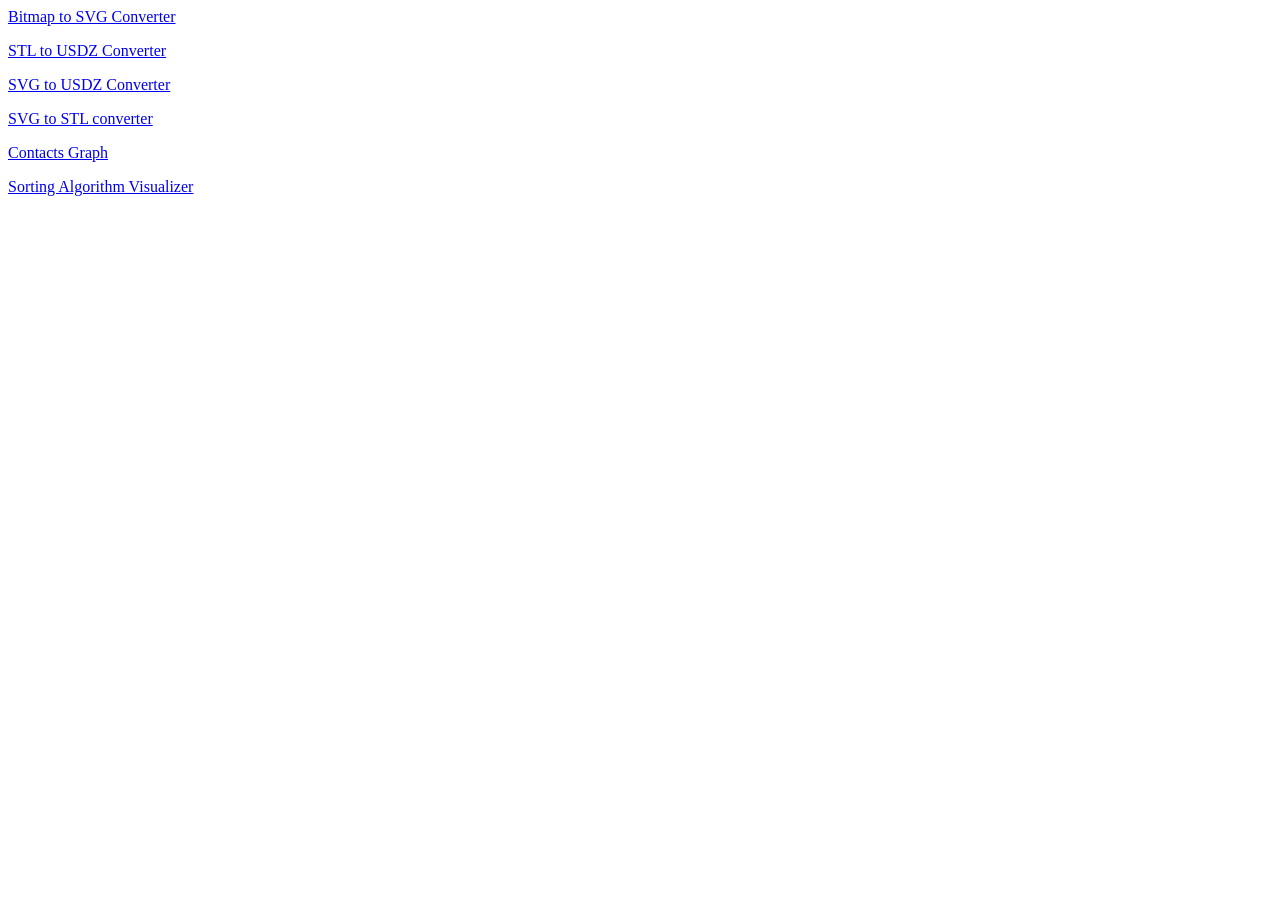
<file: tools/index.html>
<html><head><title>Nate's Tools Directory</title></head><body>

<p><a href="bitmap_to_SVG_converter.html">Bitmap to SVG Converter</a></p>
<p><a href="STL_to_USDZ_converter.html">STL to USDZ Converter</a></p>
<p><a href="SVG_to_USDZ_converter.html">SVG to USDZ Converter</a></p>
<p><a href="SVG-to-STL_converter.html">SVG to STL converter</a></p>
<p><a href="contacts-graph/index.html">Contacts Graph</a></p>
<p><a href="sorting-visualizer.html">Sorting Algorithm Visualizer</a></p>

</body></html>
</file>
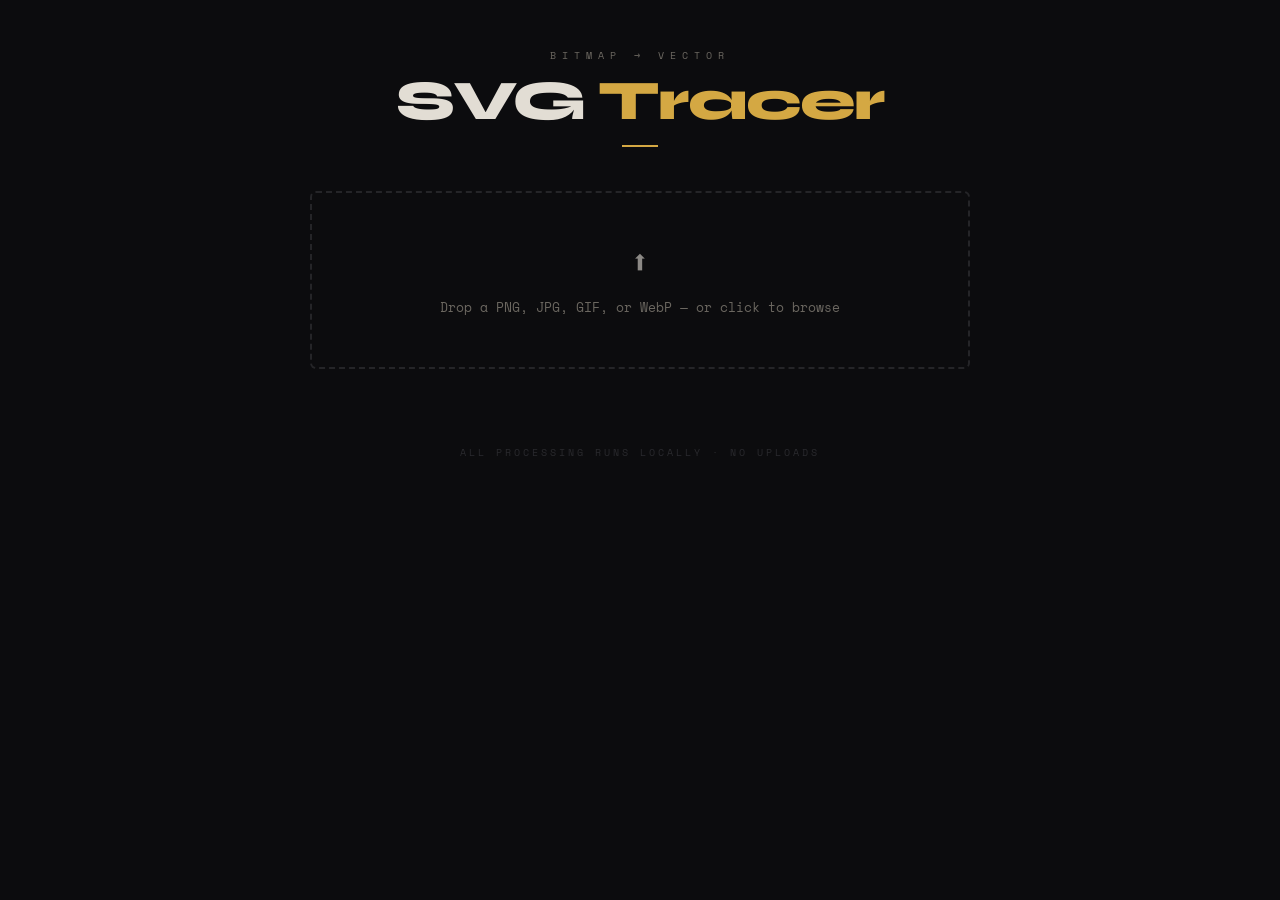
<file: tools/bitmap_to_SVG_converter.html>
<!DOCTYPE html>
<html lang="en">
<head>
<meta charset="UTF-8">
<meta name="viewport" content="width=device-width, initial-scale=1.0">
<title>SVG Tracer</title>
<link href="https://fonts.googleapis.com/css2?family=Space+Mono:wght@400;700&family=Syne:wght@800;900&display=swap" rel="stylesheet">
<style>
  *, *::before, *::after { box-sizing: border-box; margin: 0; padding: 0; }

  :root {
    --bg: #0c0c0e;
    --surface: #141416;
    --border: #252528;
    --border-hover: #3a3a40;
    --gold: #d4a843;
    --gold-dim: #8a6c28;
    --text: #e2ddd4;
    --muted: #6b6760;
    --dim: #2a2a2e;
  }

  body {
    background: var(--bg);
    color: var(--text);
    font-family: 'Space Mono', monospace;
    min-height: 100vh;
    display: flex;
    flex-direction: column;
    align-items: center;
    padding: 48px 20px 60px;
  }

  /* ── Header ── */
  header {
    text-align: center;
    margin-bottom: 44px;
    animation: fadeDown 0.6s ease both;
  }
  .eyebrow {
    font-size: 10px;
    letter-spacing: 6px;
    color: var(--muted);
    text-transform: uppercase;
    margin-bottom: 10px;
  }
  h1 {
    font-family: 'Syne', sans-serif;
    font-size: clamp(36px, 6vw, 56px);
    font-weight: 900;
    letter-spacing: -2px;
    line-height: 1;
    color: var(--text);
  }
  h1 span { color: var(--gold); }
  .rule {
    width: 36px; height: 2px;
    background: var(--gold);
    margin: 16px auto 0;
  }

  /* ── Drop zone ── */
  #dropzone {
    width: 100%; max-width: 660px;
    border: 2px dashed var(--border);
    border-radius: 6px;
    padding: 44px 24px;
    text-align: center;
    cursor: pointer;
    transition: border-color 0.2s, background 0.2s;
    margin-bottom: 28px;
    animation: fadeUp 0.6s 0.1s ease both;
  }
  #dropzone:hover, #dropzone.drag { border-color: var(--gold); background: rgba(212,168,67,0.04); }
  #dropzone .icon { font-size: 32px; margin-bottom: 12px; opacity: 0.6; }
  #dropzone .label { font-size: 13px; color: var(--muted); }
  #dropzone .filename { font-size: 12px; color: var(--gold); margin-top: 6px; }
  #fileInput { display: none; }

  /* ── Controls ── */
  #controls {
    display: none;
    width: 100%; max-width: 660px;
    background: var(--surface);
    border: 1px solid var(--border);
    border-radius: 6px;
    padding: 20px 28px;
    gap: 32px;
    flex-wrap: wrap;
    align-items: flex-start;
    margin-bottom: 28px;
    animation: fadeUp 0.3s ease both;
  }
  #controls.visible { display: flex; }

  .ctrl-group label {
    display: block;
    font-size: 10px;
    letter-spacing: 3px;
    color: var(--muted);
    text-transform: uppercase;
    margin-bottom: 10px;
  }
  .pill-group { display: flex; gap: 6px; flex-wrap: wrap; }
  .pill {
    padding: 5px 12px;
    font-size: 12px;
    font-family: 'Space Mono', monospace;
    background: transparent;
    color: var(--muted);
    border: 1px solid var(--border);
    border-radius: 3px;
    cursor: pointer;
    transition: all 0.15s;
  }
  .pill:hover { border-color: var(--border-hover); color: var(--text); }
  .pill.active { background: var(--gold); color: #0c0c0e; border-color: var(--gold); font-weight: 700; }

  input[type=range] {
    -webkit-appearance: none;
    width: 150px; height: 4px;
    background: var(--dim);
    border-radius: 2px;
    outline: none;
    cursor: pointer;
  }
  input[type=range]::-webkit-slider-thumb {
    -webkit-appearance: none;
    width: 14px; height: 14px;
    border-radius: 50%;
    background: var(--gold);
    cursor: pointer;
  }
  .scale-val { font-size: 12px; color: var(--gold); margin-left: 10px; }

  /* ── Output panel ── */
  #output {
    display: none;
    width: 100%; max-width: 660px;
    animation: fadeUp 0.3s ease both;
  }
  #output.visible { display: block; }

  .tabs { display: flex; margin-bottom: -1px; }
  .tab {
    padding: 9px 22px;
    font-size: 10px;
    letter-spacing: 3px;
    text-transform: uppercase;
    font-family: 'Space Mono', monospace;
    background: transparent;
    color: var(--muted);
    border: 1px solid var(--border);
    border-bottom: 1px solid var(--border);
    cursor: pointer;
    transition: all 0.15s;
    margin-right: 3px;
  }
  .tab.active {
    background: var(--surface);
    color: var(--text);
    border-bottom-color: var(--surface);
  }

  .panel {
    background: var(--surface);
    border: 1px solid var(--border);
    border-radius: 0 6px 6px 6px;
    padding: 24px;
    min-height: 220px;
    display: flex;
    align-items: center;
    justify-content: center;
  }

  #previewPanel { display: flex; }
  #codePanel { display: none; }

  #svgPreview { max-width: 100%; max-height: 500px; border-radius: 3px; background: #fff; }

  #codeBox {
    width: 100%;
    font-size: 11px;
    font-family: 'Space Mono', monospace;
    color: #9a9080;
    background: transparent;
    border: none;
    resize: vertical;
    outline: none;
    min-height: 300px;
    line-height: 1.7;
  }

  .spinner {
    width: 32px; height: 32px;
    border: 2px solid var(--dim);
    border-top-color: var(--gold);
    border-radius: 50%;
    animation: spin 0.8s linear infinite;
  }
  .spinner-label { font-size: 12px; color: var(--muted); margin-top: 14px; letter-spacing: 2px; }

  /* ── Action bar ── */
  .actions {
    display: flex;
    justify-content: flex-end;
    gap: 10px;
    margin-top: 14px;
  }
  .btn {
    padding: 9px 22px;
    font-size: 10px;
    letter-spacing: 3px;
    text-transform: uppercase;
    font-family: 'Space Mono', monospace;
    border-radius: 3px;
    cursor: pointer;
    transition: all 0.15s;
  }
  .btn-ghost { background: transparent; color: var(--muted); border: 1px solid var(--border); }
  .btn-ghost:hover { border-color: var(--border-hover); color: var(--text); }
  .btn-primary { background: var(--gold); color: #0c0c0e; border: none; font-weight: 700; }
  .btn-primary:hover { background: #e0b855; }

  /* ── Footer ── */
  footer {
    margin-top: 48px;
    font-size: 10px;
    letter-spacing: 3px;
    color: var(--dim);
    text-transform: uppercase;
  }

  /* ── Animations ── */
  @keyframes fadeDown { from { opacity: 0; transform: translateY(-16px); } to { opacity: 1; transform: none; } }
  @keyframes fadeUp   { from { opacity: 0; transform: translateY(12px);  } to { opacity: 1; transform: none; } }
  @keyframes spin     { to { transform: rotate(360deg); } }
</style>
</head>
<body>

<header>
  <div class="eyebrow">Bitmap → Vector</div>
  <h1>SVG <span>Tracer</span></h1>
  <div class="rule"></div>
</header>

<div id="dropzone">
  <div class="icon">⬆</div>
  <div class="label">Drop a PNG, JPG, GIF, or WebP — or click to browse</div>
  <div class="filename" id="filename"></div>
</div>
<input type="file" id="fileInput" accept="image/*">

<div id="controls">
  <div class="ctrl-group">
    <label>Colors</label>
    <div class="pill-group" id="colorPills">
      <button class="pill" data-val="2">2</button>
      <button class="pill" data-val="4">4</button>
      <button class="pill active" data-val="8">8</button>
      <button class="pill" data-val="16">16</button>
      <button class="pill" data-val="32">32</button>
    </div>
  </div>
  <div class="ctrl-group">
    <label>Scale: <span id="scaleVal" class="scale-val">1×</span></label>
    <input type="range" id="scaleSlider" min="0.25" max="2" step="0.25" value="1">
  </div>
</div>

<div id="output">
  <div class="tabs">
    <button class="tab active" id="tabPreview">Preview</button>
    <button class="tab" id="tabCode">SVG Code</button>
  </div>
  <div class="panel">
    <div id="previewPanel">
      <div class="spinner" id="spinner"></div>
    </div>
    <div id="codePanel">
      <textarea id="codeBox" readonly></textarea>
    </div>
  </div>
  <div class="actions" id="actions" style="display:none">
    <button class="btn btn-ghost" id="btnCopy">Copy SVG</button>
    <button class="btn btn-primary" id="btnDownload">Download .svg</button>
  </div>
</div>

<canvas id="canvas" style="display:none"></canvas>

<footer>All processing runs locally · No uploads</footer>

<script>
  // ── State ──────────────────────────────────────────────────────────────────
  let currentImage = null;
  let currentSVG = '';
  let currentFilename = 'image';
  let colorCount = 8;
  let scale = 1;

  // ── DOM refs ───────────────────────────────────────────────────────────────
  const dropzone   = document.getElementById('dropzone');
  const fileInput  = document.getElementById('fileInput');
  const controls   = document.getElementById('controls');
  const output     = document.getElementById('output');
  const previewPanel = document.getElementById('previewPanel');
  const codePanel  = document.getElementById('codePanel');
  const spinner    = document.getElementById('spinner');
  const actions    = document.getElementById('actions');
  const codeBox    = document.getElementById('codeBox');
  const scaleSlider = document.getElementById('scaleSlider');
  const scaleVal   = document.getElementById('scaleVal');
  const canvas     = document.getElementById('canvas');
  const ctx        = canvas.getContext('2d');

  // ── Drop zone events ───────────────────────────────────────────────────────
  dropzone.addEventListener('click', () => fileInput.click());
  dropzone.addEventListener('dragover', e => { e.preventDefault(); dropzone.classList.add('drag'); });
  dropzone.addEventListener('dragleave', () => dropzone.classList.remove('drag'));
  dropzone.addEventListener('drop', e => {
    e.preventDefault(); dropzone.classList.remove('drag');
    loadFile(e.dataTransfer.files[0]);
  });
  fileInput.addEventListener('change', () => loadFile(fileInput.files[0]));

  // ── Color pills ────────────────────────────────────────────────────────────
  document.getElementById('colorPills').addEventListener('click', e => {
    const btn = e.target.closest('.pill');
    if (!btn) return;
    document.querySelectorAll('.pill').forEach(p => p.classList.remove('active'));
    btn.classList.add('active');
    colorCount = +btn.dataset.val;
    if (currentImage) process();
  });

  // ── Scale slider ───────────────────────────────────────────────────────────
  scaleSlider.addEventListener('input', () => {
    scale = +scaleSlider.value;
    scaleVal.textContent = scale + '×';
    if (currentImage) process();
  });

  // ── Tabs ───────────────────────────────────────────────────────────────────
  document.getElementById('tabPreview').addEventListener('click', () => switchTab('preview'));
  document.getElementById('tabCode').addEventListener('click',    () => switchTab('code'));

  function switchTab(t) {
    document.getElementById('tabPreview').classList.toggle('active', t === 'preview');
    document.getElementById('tabCode').classList.toggle('active', t === 'code');
    previewPanel.style.display = t === 'preview' ? 'flex' : 'none';
    codePanel.style.display    = t === 'code'    ? 'block' : 'none';
  }

  // ── Copy / Download ────────────────────────────────────────────────────────
  document.getElementById('btnCopy').addEventListener('click', () => {
    navigator.clipboard && navigator.clipboard.writeText(currentSVG);
  });
  document.getElementById('btnDownload').addEventListener('click', () => {
    const blob = new Blob([currentSVG], { type: 'image/svg+xml' });
    const a = Object.assign(document.createElement('a'), {
      href: URL.createObjectURL(blob),
      download: currentFilename + '.svg'
    });
    a.click();
  });

  // ── Load file ──────────────────────────────────────────────────────────────
  function loadFile(file) {
    if (!file || !file.type.startsWith('image/')) return;
    currentFilename = file.name.replace(/\.[^.]+$/, '');
    document.getElementById('filename').textContent = file.name;
    const url = URL.createObjectURL(file);
    const img = new Image();
    img.onload = () => { currentImage = img; showUI(); process(); };
    img.src = url;
  }

  function showUI() {
    controls.classList.add('visible');
    output.classList.add('visible');
    actions.style.display = 'none';
    spinner.style.display = 'block';
    previewPanel.innerHTML = '';
    previewPanel.appendChild(spinner);
  }

  // ── Core processing ────────────────────────────────────────────────────────
  function process() {
    actions.style.display = 'none';
    spinner.style.display = 'block';
    if (!previewPanel.contains(spinner)) {
      previewPanel.innerHTML = '';
      previewPanel.appendChild(spinner);
    }

    setTimeout(() => {
      const w = Math.max(1, Math.round(currentImage.naturalWidth  * scale));
      const h = Math.max(1, Math.round(currentImage.naturalHeight * scale));
      canvas.width = w; canvas.height = h;
      ctx.drawImage(currentImage, 0, 0, w, h);
      const imageData = ctx.getImageData(0, 0, w, h);

      const centroids  = kMeans(imageData, colorCount);
      const assigned   = assignPixels(imageData, centroids);
      const svgPaths   = buildPaths(assigned, centroids, w, h);

      currentSVG = `<svg xmlns="http://www.w3.org/2000/svg" width="${w}" height="${h}" viewBox="0 0 ${w} ${h}">\n${svgPaths}\n</svg>`;
      codeBox.value = currentSVG;

      // Render preview via blob URL (avoids innerHTML injection concerns)
      const blob = new Blob([currentSVG], { type: 'image/svg+xml' });
      const url  = URL.createObjectURL(blob);
      const img  = new Image();
      img.id = 'svgPreview';
      img.style.cssText = 'max-width:100%;max-height:500px;border-radius:3px;';
      img.onload = () => {
        previewPanel.innerHTML = '';
        previewPanel.appendChild(img);
        actions.style.display = 'flex';
      };
      img.src = url;
    }, 30);
  }

  // ── k-Means color quantization ─────────────────────────────────────────────
  function kMeans(imageData, k) {
    const { data } = imageData;
    const pixels = [];
    for (let i = 0; i < data.length; i += 4)
      if (data[i + 3] > 128) pixels.push([data[i], data[i+1], data[i+2]]);
    if (!pixels.length) return [[0,0,0]];

    // Spread initial centroids
    let centroids = [];
    for (let i = 0; i < k; i++)
      centroids.push(pixels[Math.floor((i / k) * pixels.length)].slice());

    for (let iter = 0; iter < 10; iter++) {
      const sums = Array.from({ length: k }, () => [0,0,0,0]);
      for (const p of pixels) {
        let best = 0, bestD = Infinity;
        for (let c = 0; c < k; c++) {
          const d = (p[0]-centroids[c][0])**2 + (p[1]-centroids[c][1])**2 + (p[2]-centroids[c][2])**2;
          if (d < bestD) { bestD = d; best = c; }
        }
        sums[best][0] += p[0]; sums[best][1] += p[1];
        sums[best][2] += p[2]; sums[best][3]++;
      }
      centroids = sums.map(s => s[3] ? [s[0]/s[3], s[1]/s[3], s[2]/s[3]] : [0,0,0]);
    }
    return centroids.map(([r,g,b]) => [Math.round(r), Math.round(g), Math.round(b)]);
  }

  // ── Assign pixels to nearest centroid ─────────────────────────────────────
  function assignPixels(imageData, centroids) {
    const { data, width, height } = imageData;
    const result = new Uint8Array(width * height);
    for (let i = 0; i < width * height; i++) {
      const r = data[i*4], g = data[i*4+1], b = data[i*4+2], a = data[i*4+3];
      if (a < 128) { result[i] = 255; continue; }
      let best = 0, bestD = Infinity;
      for (let c = 0; c < centroids.length; c++) {
        const d = (r-centroids[c][0])**2 + (g-centroids[c][1])**2 + (b-centroids[c][2])**2;
        if (d < bestD) { bestD = d; best = c; }
      }
      result[i] = best;
    }
    return result;
  }

  // ── Build SVG paths via run-length rect tracing ────────────────────────────
  function buildPaths(assigned, centroids, w, h) {
    const lines = [];
    for (let ci = 0; ci < centroids.length; ci++) {
      const parts = [];
      for (let y = 0; y < h; y++) {
        let startX = -1;
        for (let x = 0; x <= w; x++) {
          const match = x < w && assigned[y * w + x] === ci;
          if (match && startX === -1) startX = x;
          else if (!match && startX !== -1) {
            parts.push(`M${startX},${y}h${x-startX}v1h-${x-startX}z`);
            startX = -1;
          }
        }
      }
      if (parts.length) {
        const [r,g,b] = centroids[ci];
        const hex = '#' + [r,g,b].map(v => v.toString(16).padStart(2,'0')).join('');
        lines.push(`  <path fill="${hex}" d="${parts.join(' ')}"/>`);
      }
    }
    return lines.join('\n');
  }
</script>
</body>
</html>
</file>
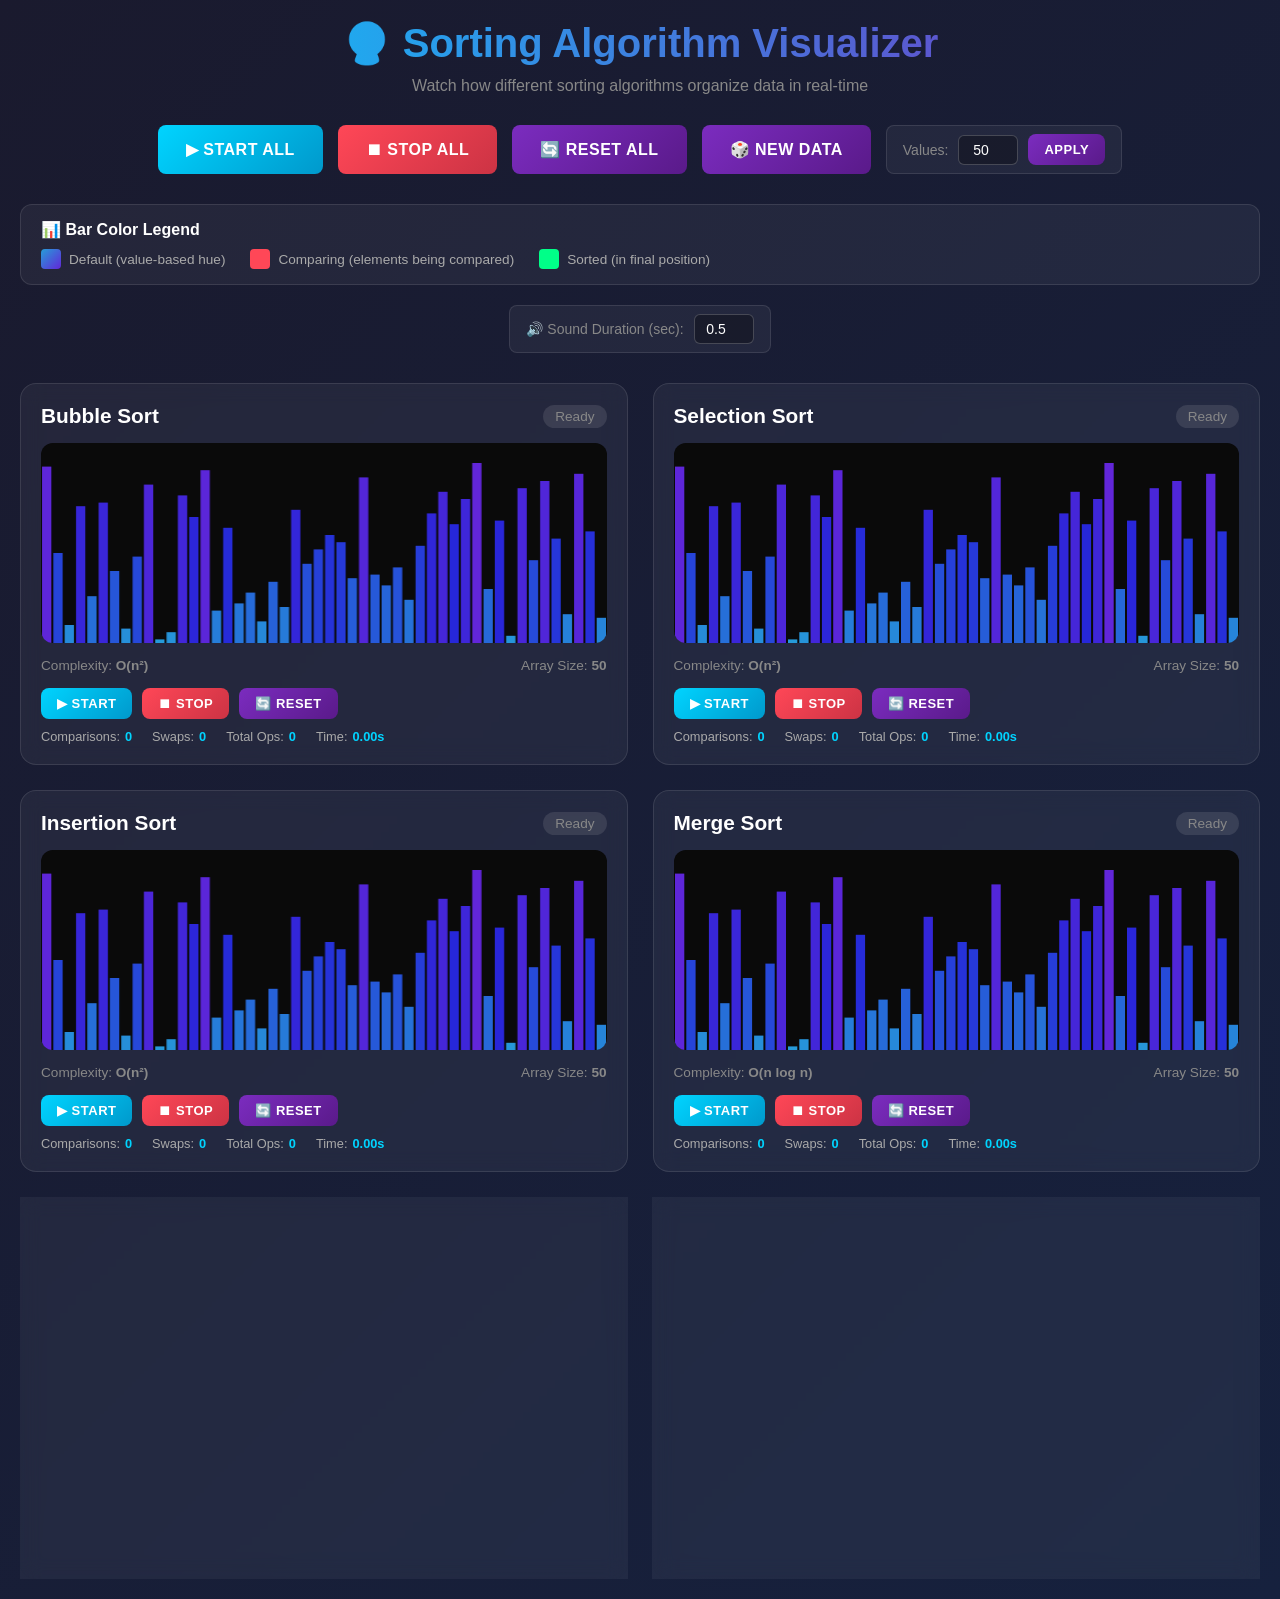
<file: tools/sorting-visualizer.html>
<!DOCTYPE html>
<html lang="en">
<head>
    <meta charset="UTF-8">
    <meta name="viewport" content="width=device-width, initial-scale=1.0">
    <title>Sorting Algorithm Visualizer</title>
    <style>
        * {
            margin: 0;
            padding: 0;
            box-sizing: border-box;
        }

        body {
            font-family: -apple-system, BlinkMacSystemFont, 'Segoe UI', Roboto, Oxygen, Ubuntu, sans-serif;
            background: linear-gradient(135deg, #1a1a2e 0%, #16213e 100%);
            min-height: 100vh;
            color: #eee;
            padding: 20px;
        }

        h1 {
            text-align: center;
            margin-bottom: 10px;
            font-size: 2.5rem;
            background: linear-gradient(90deg, #00d4ff, #7b2cbf);
            -webkit-background-clip: text;
            -webkit-text-fill-color: transparent;
            background-clip: text;
        }

        .subtitle {
            text-align: center;
            color: #888;
            margin-bottom: 30px;
        }

        .global-controls {
            display: flex;
            justify-content: center;
            gap: 15px;
            margin-bottom: 30px;
            flex-wrap: wrap;
        }

        .btn {
            padding: 12px 28px;
            border: none;
            border-radius: 8px;
            font-size: 16px;
            font-weight: 600;
            cursor: pointer;
            transition: all 0.3s ease;
            text-transform: uppercase;
            letter-spacing: 0.5px;
        }

        .btn-start {
            background: linear-gradient(135deg, #00d4ff, #0099cc);
            color: white;
        }

        .btn-start:hover {
            transform: translateY(-2px);
            box-shadow: 0 8px 25px rgba(0, 212, 255, 0.4);
        }

        .btn-stop {
            background: linear-gradient(135deg, #ff4757, #cc3344);
            color: white;
        }

        .btn-stop:hover {
            transform: translateY(-2px);
            box-shadow: 0 8px 25px rgba(255, 71, 87, 0.4);
        }

        .btn-reset {
            background: linear-gradient(135deg, #7b2cbf, #5a1a8a);
            color: white;
        }

        .btn-reset:hover {
            transform: translateY(-2px);
            box-shadow: 0 8px 25px rgba(123, 44, 191, 0.4);
        }

        .size-control {
            display: flex;
            align-items: center;
            gap: 10px;
            background: rgba(255, 255, 255, 0.05);
            padding: 8px 16px;
            border-radius: 8px;
            border: 1px solid rgba(255, 255, 255, 0.1);
        }

        .size-control label {
            color: #888;
            font-size: 14px;
        }

        .size-control input {
            width: 60px;
            padding: 6px 10px;
            border: 1px solid rgba(255, 255, 255, 0.2);
            border-radius: 6px;
            background: rgba(0, 0, 0, 0.3);
            color: #fff;
            font-size: 14px;
            text-align: center;
        }

        .size-control input:focus {
            outline: none;
            border-color: #00d4ff;
        }

        .algorithms-grid {
            display: grid;
            grid-template-columns: repeat(auto-fit, minmax(400px, 1fr));
            gap: 25px;
            max-width: 1600px;
            margin: 0 auto;
        }

        .algorithm-card {
            background: rgba(255, 255, 255, 0.05);
            border-radius: 16px;
            padding: 20px;
            border: 1px solid rgba(255, 255, 255, 0.1);
            backdrop-filter: blur(10px);
        }

        .algorithm-header {
            display: flex;
            justify-content: space-between;
            align-items: center;
            margin-bottom: 15px;
        }

        .algorithm-title {
            font-size: 1.3rem;
            font-weight: 600;
            color: #fff;
        }

        .algorithm-status {
            font-size: 0.85rem;
            padding: 4px 12px;
            border-radius: 20px;
            background: rgba(255, 255, 255, 0.1);
            color: #888;
        }

        .algorithm-status.running {
            background: rgba(0, 212, 255, 0.2);
            color: #00d4ff;
        }

        .algorithm-status.sorted {
            background: rgba(0, 255, 136, 0.2);
            color: #00ff88;
        }

        .canvas-container {
            background: rgba(0, 0, 0, 0.3);
            border-radius: 12px;
            overflow: hidden;
            margin-bottom: 15px;
            height: 200px;
        }

        canvas {
            display: block;
            width: 100%;
            height: 100%;
        }

        .algorithm-info {
            display: flex;
            justify-content: space-between;
            font-size: 0.85rem;
            color: #888;
            margin-bottom: 15px;
        }

        .algorithm-controls {
            display: flex;
            gap: 10px;
        }

        .btn-small {
            padding: 8px 16px;
            font-size: 13px;
        }

        .stats {
            display: flex;
            gap: 20px;
            font-size: 0.8rem;
            color: #aaa;
            margin-top: 10px;
        }

        .stat {
            display: flex;
            align-items: center;
            gap: 5px;
        }

        .legend {
            background: rgba(255, 255, 255, 0.05);
            border-radius: 12px;
            padding: 15px 20px;
            margin: 20px auto;
            max-width: 1600px;
            border: 1px solid rgba(255, 255, 255, 0.1);
        }

        .legend-title {
            font-weight: 600;
            margin-bottom: 10px;
            color: #fff;
        }

        .legend-items {
            display: flex;
            gap: 25px;
            flex-wrap: wrap;
        }

        .legend-item {
            display: flex;
            align-items: center;
            gap: 8px;
            font-size: 0.85rem;
            color: #aaa;
        }

        .legend-color {
            width: 20px;
            height: 20px;
            border-radius: 4px;
        }

        .legend-color.default {
            background: linear-gradient(135deg, hsl(200, 70%, 50%), hsl(260, 70%, 50%));
        }

        .legend-color.comparing {
            background: #ff4757;
        }

        .legend-color.sorted {
            background: #00ff88;
        }

        .sound-control {
            display: flex;
            align-items: center;
            gap: 10px;
            background: rgba(255, 255, 255, 0.05);
            padding: 8px 16px;
            border-radius: 8px;
            border: 1px solid rgba(255, 255, 255, 0.1);
        }

        .sound-control label {
            color: #888;
            font-size: 14px;
        }

        .sound-control input {
            width: 60px;
            padding: 6px 10px;
            border: 1px solid rgba(255, 255, 255, 0.2);
            border-radius: 6px;
            background: rgba(0, 0, 0, 0.3);
            color: #fff;
            font-size: 14px;
            text-align: center;
        }

        .stat-value {
            color: #00d4ff;
            font-weight: 600;
        }

        @media (max-width: 768px) {
            .algorithms-grid {
                grid-template-columns: 1fr;
            }
            
            h1 {
                font-size: 1.8rem;
            }
        }
    </style>
</head>
<body>
    <h1>🔮 Sorting Algorithm Visualizer</h1>
    <p class="subtitle">Watch how different sorting algorithms organize data in real-time</p>

    <div class="global-controls">
        <button class="btn btn-start" onclick="startAll()">▶ Start All</button>
        <button class="btn btn-stop" onclick="stopAll()">⏹ Stop All</button>
        <button class="btn btn-reset" onclick="resetAll()">🔄 Reset All</button>
        <button class="btn btn-reset" onclick="regenerateData()">🎲 New Data</button>
        <div class="size-control">
            <label for="arraySize">Values:</label>
            <input type="number" id="arraySize" value="50" min="10" max="200" step="10">
            <button class="btn btn-reset btn-small" onclick="updateArraySize()">Apply</button>
        </div>
    </div>

    <div class="legend">
        <div class="legend-title">📊 Bar Color Legend</div>
        <div class="legend-items">
            <div class="legend-item">
                <div class="legend-color default"></div>
                <span>Default (value-based hue)</span>
            </div>
            <div class="legend-item">
                <div class="legend-color comparing"></div>
                <span>Comparing (elements being compared)</span>
            </div>
            <div class="legend-item">
                <div class="legend-color sorted"></div>
                <span>Sorted (in final position)</span>
            </div>
        </div>
    </div>

    <div class="global-controls">
        <div class="sound-control">
            <label for="soundDuration">🔊 Sound Duration (sec):</label>
            <input type="number" id="soundDuration" value="0.5" min="0.1" max="2.0" step="0.1">
        </div>
    </div>

    <div class="algorithms-grid" id="algorithmsGrid"></div>

    <script>
        let ARRAY_SIZE = 50;
        const DELAY = 20;

        // Web Audio API context for sound generation
        const audioContext = new (window.AudioContext || window.webkitAudioContext)();
        let currentOscillator = null;
        let soundEnabled = true;
        let hoveredVisualizer = null;

        // Map value to frequency (1 = lowest tone, max = highest tone)
        function valueToFrequency(value, maxValue) {
            const minFreq = 200;  // Lowest tone (Hz)
            const maxFreq = 800;  // Highest tone (Hz)
            return minFreq + ((value - 1) / (maxValue - 1)) * (maxFreq - minFreq);
        }

        // Play a tone for a value
        function playTone(value, maxValue, duration) {
            if (!soundEnabled || !audioContext) return;
            
            // Stop any currently playing tone
            if (currentOscillator) {
                try {
                    currentOscillator.stop();
                } catch (e) {}
                currentOscillator = null;
            }
            
            const oscillator = audioContext.createOscillator();
            const gainNode = audioContext.createGain();
            
            oscillator.type = 'sine';
            oscillator.frequency.value = valueToFrequency(value, maxValue);
            
            gainNode.gain.setValueAtTime(0.3, audioContext.currentTime);
            gainNode.gain.exponentialRampToValueAtTime(0.01, audioContext.currentTime + duration);
            
            oscillator.connect(gainNode);
            gainNode.connect(audioContext.destination);
            
            oscillator.start(audioContext.currentTime);
            oscillator.stop(audioContext.currentTime + duration);
            
            currentOscillator = oscillator;
        }

        // Play the completion melody (all tones in rapid succession)
        async function playCompletionMelody(array, maxValue, noteDuration) {
            if (!soundEnabled || !audioContext) return;
            
            for (let i = 0; i < array.length; i++) {
                playTone(array[i], maxValue, noteDuration);
                await new Promise(resolve => setTimeout(resolve, noteDuration * 1000));
            }
        }

        // Get sound duration from input
        function getSoundDuration() {
            const input = document.getElementById('soundDuration');
            return parseFloat(input?.value) || 0.5;
        }

        // Generate shuffled array of integers 1-50 for fair comparison
        function generateSharedData() {
            const data = Array.from({ length: ARRAY_SIZE }, (_, i) => i + 1);
            // Fisher-Yates shuffle
            for (let i = data.length - 1; i > 0; i--) {
                const j = Math.floor(Math.random() * (i + 1));
                [data[i], data[j]] = [data[j], data[i]];
            }
            return data;
        }

        let sharedData = generateSharedData();
        let sharedMaxValue = Math.max(...sharedData);

        const algorithms = [
            { name: 'Bubble Sort', key: 'bubble', complexity: 'O(n²)' },
            { name: 'Selection Sort', key: 'selection', complexity: 'O(n²)' },
            { name: 'Insertion Sort', key: 'insertion', complexity: 'O(n²)' },
            { name: 'Merge Sort', key: 'merge', complexity: 'O(n log n)' },
            { name: 'Quick Sort', key: 'quick', complexity: 'O(n log n)' },
            { name: 'Heap Sort', key: 'heap', complexity: 'O(n log n)' }
        ];

        class SortingVisualizer {
            constructor(algorithm, container) {
                this.algorithm = algorithm;
                this.container = container;
                this.array = [];
                this.running = false;
                this.sorted = false;
                this.comparisons = 0;
                this.swaps = 0;
                this.abortController = null;
                this.maxValue = sharedMaxValue;
                this.startTime = null;
                this.endTime = null;
                this.elapsedTime = 0;
                this.isHovered = false;
                
                this.init();
            }

            init() {
                this.createUI();
                this.generateArray();
                this.draw();
            }

            generateArray() {
                // Copy from shared data so all algorithms start with identical values
                this.array = [...sharedData];
                this.comparisons = 0;
                this.swaps = 0;
                this.sorted = false;
                this.startTime = null;
                this.endTime = null;
                this.elapsedTime = 0;
                this.updateStats();
            }

            createUI() {
                this.container.innerHTML = `
                    <div class="algorithm-card">
                        <div class="algorithm-header">
                            <span class="algorithm-title">${this.algorithm.name}</span>
                            <span class="algorithm-status" id="status-${this.algorithm.key}">Ready</span>
                        </div>
                        <div class="canvas-container">
                            <canvas id="canvas-${this.algorithm.key}"></canvas>
                        </div>
                        <div class="algorithm-info">
                            <span>Complexity: <strong>${this.algorithm.complexity}</strong></span>
                            <span>Array Size: <strong>${ARRAY_SIZE}</strong></span>
                        </div>
                        <div class="algorithm-controls">
                            <button class="btn btn-start btn-small" onclick="visualizers['${this.algorithm.key}'].start()">▶ Start</button>
                            <button class="btn btn-stop btn-small" onclick="visualizers['${this.algorithm.key}'].stop()">⏹ Stop</button>
                            <button class="btn btn-reset btn-small" onclick="visualizers['${this.algorithm.key}'].reset()">🔄 Reset</button>
                        </div>
                        <div class="stats">
                            <div class="stat">Comparisons: <span class="stat-value" id="comp-${this.algorithm.key}">0</span></div>
                            <div class="stat">Swaps: <span class="stat-value" id="swap-${this.algorithm.key}">0</span></div>
                            <div class="stat">Total Ops: <span class="stat-value" id="total-${this.algorithm.key}">0</span></div>
                            <div class="stat">Time: <span class="stat-value" id="time-${this.algorithm.key}">0.00s</span></div>
                        </div>
                    </div>
                `;

                this.canvas = document.getElementById(`canvas-${this.algorithm.key}`);
                this.ctx = this.canvas.getContext('2d');
                this.resizeCanvas();
                window.addEventListener('resize', () => this.resizeCanvas());
                
                // Add mouse tracking for sound control
                const card = this.container.querySelector('.algorithm-card');
                card.addEventListener('mouseenter', () => {
                    this.isHovered = true;
                    hoveredVisualizer = this;
                });
                card.addEventListener('mouseleave', () => {
                    this.isHovered = false;
                    if (hoveredVisualizer === this) {
                        hoveredVisualizer = null;
                    }
                });
            }

            resizeCanvas() {
                const rect = this.canvas.parentElement.getBoundingClientRect();
                this.canvas.width = rect.width;
                this.canvas.height = rect.height;
                this.draw();
            }

            draw(highlightIndices = [], sortedIndices = []) {
                const ctx = this.ctx;
                const width = this.canvas.width;
                const height = this.canvas.height;
                const barWidth = width / this.array.length;

                ctx.fillStyle = '#0a0a0a';
                ctx.fillRect(0, 0, width, height);

                for (let i = 0; i < this.array.length; i++) {
                    const barHeight = (this.array[i] / this.maxValue) * (height - 20);
                    const x = i * barWidth;
                    const y = height - barHeight;

                    if (sortedIndices.includes(i)) {
                        ctx.fillStyle = '#00ff88';
                    } else if (highlightIndices.includes(i)) {
                        ctx.fillStyle = '#ff4757';
                    } else {
                        const hue = 200 + (this.array[i] / this.maxValue) * 60;
                        ctx.fillStyle = `hsl(${hue}, 70%, 50%)`;
                    }

                    ctx.fillRect(x + 1, y, barWidth - 2, barHeight);
                }
            }

            async sleep() {
                if (!this.running) throw new Error('Stopped');
                await new Promise(resolve => setTimeout(resolve, DELAY));
            }

            updateStats() {
                document.getElementById(`comp-${this.algorithm.key}`).textContent = this.comparisons;
                document.getElementById(`swap-${this.algorithm.key}`).textContent = this.swaps;
                document.getElementById(`total-${this.algorithm.key}`).textContent = this.comparisons + this.swaps;
                const timeText = this.elapsedTime > 0 ? `${this.elapsedTime.toFixed(2)}s` : '0.00s';
                document.getElementById(`time-${this.algorithm.key}`).textContent = timeText;
            }

            setStatus(status) {
                const el = document.getElementById(`status-${this.algorithm.key}`);
                el.textContent = status;
                el.className = 'algorithm-status' + (status === 'Running' ? ' running' : status === 'Sorted' ? ' sorted' : '');
            }

            playSwapSound(value) {
                // Only play sound if this is the hovered visualizer (when multiple are running)
                // or if no specific hover requirement (when running individually)
                if (!soundEnabled) return;
                
                // If multiple algorithms are running, only play for the hovered one
                if (hoveredVisualizer && hoveredVisualizer !== this) return;
                
                const duration = getSoundDuration();
                playTone(value, this.maxValue, duration);
            }

            async start() {
                if (this.running) return;
                this.running = true;
                this.startTime = performance.now();
                this.setStatus('Running');

                try {
                    switch (this.algorithm.key) {
                        case 'bubble':
                            await this.bubbleSort();
                            break;
                        case 'selection':
                            await this.selectionSort();
                            break;
                        case 'insertion':
                            await this.insertionSort();
                            break;
                        case 'merge':
                            await this.mergeSort();
                            break;
                        case 'quick':
                            await this.quickSort();
                            break;
                        case 'heap':
                            await this.heapSort();
                            break;
                    }
                    if (this.running) {
                        this.sorted = true;
                        this.endTime = performance.now();
                        this.elapsedTime = (this.endTime - this.startTime) / 1000;
                        this.updateStats();
                        this.setStatus('Sorted');
                        this.draw([], Array.from({length: this.array.length}, (_, i) => i));
                        // Play completion melody
                        const noteDuration = getSoundDuration();
                        await playCompletionMelody(this.array, this.maxValue, noteDuration);
                    }
                } catch (e) {
                    if (e.message !== 'Stopped') console.error(e);
                }

                this.running = false;
            }

            stop() {
                this.running = false;
                this.setStatus('Stopped');
            }

            reset() {
                this.stop();
                this.generateArray();
                this.setStatus('Ready');
                this.draw();
            }

            // Bubble Sort
            async bubbleSort() {
                const n = this.array.length;
                for (let i = 0; i < n - 1; i++) {
                    for (let j = 0; j < n - i - 1; j++) {
                        this.comparisons++;
                        this.draw([j, j + 1]);
                        this.updateStats();
                        await this.sleep();

                        if (this.array[j] > this.array[j + 1]) {
                            [this.array[j], this.array[j + 1]] = [this.array[j + 1], this.array[j]];
                            this.swaps++;
                            this.updateStats();
                            this.playSwapSound(this.array[j]);
                        }
                    }
                }
            }

            // Selection Sort
            async selectionSort() {
                const n = this.array.length;
                for (let i = 0; i < n - 1; i++) {
                    let minIdx = i;
                    for (let j = i + 1; j < n; j++) {
                        this.comparisons++;
                        this.draw([minIdx, j]);
                        this.updateStats();
                        await this.sleep();

                        if (this.array[j] < this.array[minIdx]) {
                            minIdx = j;
                        }
                    }
                    if (minIdx !== i) {
                        [this.array[i], this.array[minIdx]] = [this.array[minIdx], this.array[i]];
                        this.swaps++;
                        this.updateStats();
                        this.playSwapSound(this.array[i]);
                    }
                }
            }

            // Insertion Sort
            async insertionSort() {
                const n = this.array.length;
                for (let i = 1; i < n; i++) {
                    let key = this.array[i];
                    let j = i - 1;

                    while (j >= 0) {
                        this.comparisons++;
                        this.draw([j, j + 1]);
                        this.updateStats();
                        await this.sleep();

                        if (this.array[j] > key) {
                            this.array[j + 1] = this.array[j];
                            this.swaps++;
                            this.updateStats();
                            this.playSwapSound(this.array[j + 1]);
                            j--;
                        } else {
                            break;
                        }
                    }
                    this.array[j + 1] = key;
                }
            }

            // Merge Sort
            async mergeSort(start = 0, end = this.array.length - 1) {
                if (start >= end) return;

                const mid = Math.floor((start + end) / 2);
                await this.mergeSort(start, mid);
                await this.mergeSort(mid + 1, end);
                await this.merge(start, mid, end);
            }

            async merge(start, mid, end) {
                const left = this.array.slice(start, mid + 1);
                const right = this.array.slice(mid + 1, end + 1);
                let i = 0, j = 0, k = start;

                while (i < left.length && j < right.length) {
                    this.comparisons++;
                    this.draw([k]);
                    this.updateStats();
                    await this.sleep();

                    if (left[i] <= right[j]) {
                        this.array[k] = left[i];
                        this.playSwapSound(this.array[k]);
                        i++;
                    } else {
                        this.array[k] = right[j];
                        this.playSwapSound(this.array[k]);
                        j++;
                    }
                    this.swaps++;
                    this.updateStats();
                    k++;
                }

                while (i < left.length) {
                    this.array[k] = left[i];
                    this.playSwapSound(this.array[k]);
                    this.draw([k]);
                    this.swaps++;
                    this.updateStats();
                    await this.sleep();
                    i++;
                    k++;
                }

                while (j < right.length) {
                    this.array[k] = right[j];
                    this.playSwapSound(this.array[k]);
                    this.draw([k]);
                    this.swaps++;
                    this.updateStats();
                    await this.sleep();
                    j++;
                    k++;
                }
            }

            // Quick Sort
            async quickSort(low = 0, high = this.array.length - 1) {
                if (low < high) {
                    const pi = await this.partition(low, high);
                    await this.quickSort(low, pi - 1);
                    await this.quickSort(pi + 1, high);
                }
            }

            async partition(low, high) {
                const pivot = this.array[high];
                let i = low - 1;

                for (let j = low; j < high; j++) {
                    this.comparisons++;
                    this.draw([j, high]);
                    this.updateStats();
                    await this.sleep();

                    if (this.array[j] < pivot) {
                        i++;
                        [this.array[i], this.array[j]] = [this.array[j], this.array[i]];
                        this.swaps++;
                        this.updateStats();
                        this.playSwapSound(this.array[i]);
                    }
                }

                [this.array[i + 1], this.array[high]] = [this.array[high], this.array[i + 1]];
                this.swaps++;
                this.updateStats();
                this.playSwapSound(this.array[i + 1]);
                return i + 1;
            }

            // Heap Sort
            async heapSort() {
                const n = this.array.length;

                for (let i = Math.floor(n / 2) - 1; i >= 0; i--) {
                    await this.heapify(n, i);
                }

                for (let i = n - 1; i > 0; i--) {
                    [this.array[0], this.array[i]] = [this.array[i], this.array[0]];
                    this.swaps++;
                    this.updateStats();
                    this.playSwapSound(this.array[0]);
                    this.draw([0, i]);
                    await this.sleep();
                    await this.heapify(i, 0);
                }
            }

            async heapify(n, i) {
                let largest = i;
                const left = 2 * i + 1;
                const right = 2 * i + 2;

                if (left < n) {
                    this.comparisons++;
                    if (this.array[left] > this.array[largest]) {
                        largest = left;
                    }
                }

                if (right < n) {
                    this.comparisons++;
                    if (this.array[right] > this.array[largest]) {
                        largest = right;
                    }
                }

                this.draw([i, left, right].filter(x => x < n));
                this.updateStats();
                await this.sleep();

                if (largest !== i) {
                    [this.array[i], this.array[largest]] = [this.array[largest], this.array[i]];
                    this.swaps++;
                    this.updateStats();
                    this.playSwapSound(this.array[i]);
                    await this.heapify(n, largest);
                }
            }
        }

        // Initialize visualizers
        const visualizers = {};
        const grid = document.getElementById('algorithmsGrid');

        algorithms.forEach(alg => {
            const container = document.createElement('div');
            grid.appendChild(container);
            visualizers[alg.key] = new SortingVisualizer(alg, container);
        });

        // Global controls
        function startAll() {
            Object.values(visualizers).forEach(v => v.start());
        }

        function stopAll() {
            Object.values(visualizers).forEach(v => v.stop());
        }

        function resetAll() {
            Object.values(visualizers).forEach(v => v.reset());
        }

        function regenerateData() {
            // Stop all running algorithms
            stopAll();
            // Generate new shared random data
            sharedData = generateSharedData();
            // Update max value
            sharedMaxValue = Math.max(...sharedData);
            // Update max value for all visualizers
            Object.values(visualizers).forEach(v => v.maxValue = sharedMaxValue);
            // Reset all visualizers with the new data
            Object.values(visualizers).forEach(v => v.reset());
        }

        function updateArraySize() {
            const input = document.getElementById('arraySize');
            const newSize = parseInt(input.value);
            
            if (isNaN(newSize) || newSize < 10 || newSize > 200) {
                alert('Please enter a value between 10 and 200');
                return;
            }
            
            // Stop all running algorithms
            stopAll();
            
            // Update array size
            ARRAY_SIZE = newSize;
            
            // Clear existing visualizers
            Object.keys(visualizers).forEach(key => delete visualizers[key]);
            grid.innerHTML = '';
            
            // Generate new shared data with new size
            sharedData = generateSharedData();
            sharedMaxValue = Math.max(...sharedData);
            
            // Recreate all visualizers with new size
            algorithms.forEach(alg => {
                const container = document.createElement('div');
                grid.appendChild(container);
                visualizers[alg.key] = new SortingVisualizer(alg, container);
            });
        }
    </script>
</body>
</html>
</file>
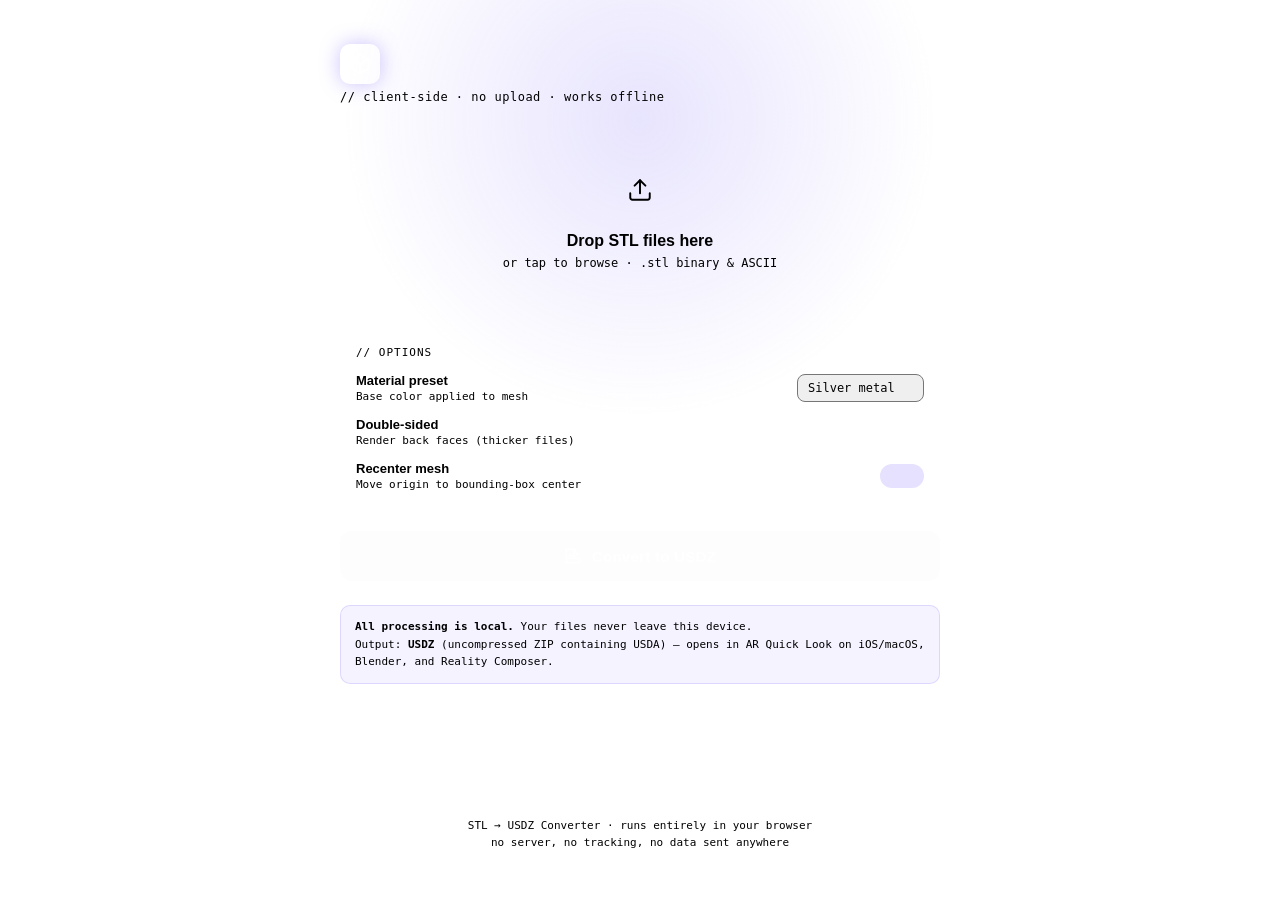
<file: tools/STL_to_USDZ_converter.html>
<!DOCTYPE html>

<html lang="en">
<head>
<meta charset="UTF-8">
<meta name="viewport" content="width=device-width, initial-scale=1.0, viewport-fit=cover">
<title>STL → USDZ</title>
<style>
  @import url('https://fonts.googleapis.com/css2?family=DM+Mono:wght@300;400;500&family=Syne:wght@400;600;700;800&display=swap');

*, *::before, *::after { box-sizing: border-box; margin: 0; padding: 0; }

:root {
–bg: #0a0a0f;
–surface: #12121a;
–surface2: #1a1a26;
–border: #2a2a40;
–accent: #7c6af7;
–accent2: #a78bfa;
–accent3: #c4b5fd;
–green: #4ade80;
–red: #f87171;
–amber: #fbbf24;
–text: #e2e0f0;
–muted: #6b6882;
–glow: rgba(124, 106, 247, 0.15);
}

html, body {
height: 100%;
background: var(–bg);
color: var(–text);
font-family: ‘Syne’, sans-serif;
overflow-x: hidden;
}

body {
min-height: 100dvh;
display: flex;
flex-direction: column;
align-items: center;
padding: env(safe-area-inset-top, 0) env(safe-area-inset-right, 0) env(safe-area-inset-bottom, 0) env(safe-area-inset-left, 0);
}

/* ── Animated background ── */
.bg-grid {
position: fixed;
inset: 0;
background-image:
linear-gradient(var(–border) 1px, transparent 1px),
linear-gradient(90deg, var(–border) 1px, transparent 1px);
background-size: 48px 48px;
opacity: 0.3;
pointer-events: none;
z-index: 0;
}

.bg-glow {
position: fixed;
top: -20%;
left: 50%;
transform: translateX(-50%);
width: 600px;
height: 600px;
background: radial-gradient(ellipse, rgba(124,106,247,0.18) 0%, transparent 70%);
pointer-events: none;
z-index: 0;
animation: pulse 6s ease-in-out infinite;
}

@keyframes pulse {
0%, 100% { opacity: 0.6; transform: translateX(-50%) scale(1); }
50% { opacity: 1; transform: translateX(-50%) scale(1.1); }
}

/* ── Layout ── */
.container {
position: relative;
z-index: 1;
width: 100%;
max-width: 640px;
padding: 32px 20px 48px;
display: flex;
flex-direction: column;
gap: 24px;
min-height: 100dvh;
}

/* ── Header ── */
header {
display: flex;
flex-direction: column;
gap: 6px;
padding-top: 12px;
}

.logo-row {
display: flex;
align-items: center;
gap: 12px;
}

.logo-icon {
width: 40px;
height: 40px;
border-radius: 10px;
background: linear-gradient(135deg, var(–accent) 0%, #5b21b6 100%);
display: flex;
align-items: center;
justify-content: center;
flex-shrink: 0;
box-shadow: 0 0 20px rgba(124,106,247,0.4);
}

.logo-icon svg { width: 22px; height: 22px; }

h1 {
font-size: clamp(22px, 6vw, 28px);
font-weight: 800;
letter-spacing: -0.5px;
background: linear-gradient(135deg, var(–accent3) 0%, #fff 60%);
-webkit-background-clip: text;
-webkit-text-fill-color: transparent;
background-clip: text;
}

.subtitle {
font-family: ‘DM Mono’, monospace;
font-size: 12px;
color: var(–muted);
letter-spacing: 0.5px;
}

/* ── Drop Zone ── */
#drop-zone {
border: 1.5px dashed var(–border);
border-radius: 16px;
padding: 36px 24px;
text-align: center;
cursor: pointer;
transition: all 0.2s ease;
background: var(–surface);
position: relative;
overflow: hidden;
}

#drop-zone::before {
content: ‘’;
position: absolute;
inset: 0;
background: linear-gradient(135deg, var(–glow) 0%, transparent 100%);
opacity: 0;
transition: opacity 0.2s;
pointer-events: none;
}

#drop-zone:hover::before,
#drop-zone.drag-over::before { opacity: 1; }

#drop-zone:hover,
#drop-zone.drag-over {
border-color: var(–accent);
background: var(–surface2);
transform: translateY(-1px);
box-shadow: 0 8px 32px rgba(124,106,247,0.15);
}

#drop-zone.drag-over {
border-style: solid;
border-color: var(–accent2);
}

.drop-icon {
width: 52px;
height: 52px;
margin: 0 auto 16px;
background: var(–surface2);
border-radius: 12px;
display: flex;
align-items: center;
justify-content: center;
border: 1px solid var(–border);
transition: all 0.2s;
}

#drop-zone:hover .drop-icon,
#drop-zone.drag-over .drop-icon {
background: rgba(124,106,247,0.15);
border-color: var(–accent);
}

.drop-icon svg { width: 26px; height: 26px; color: var(–accent2); }

.drop-title {
font-size: 16px;
font-weight: 600;
color: var(–text);
margin-bottom: 6px;
}

.drop-hint {
font-family: ‘DM Mono’, monospace;
font-size: 12px;
color: var(–muted);
}

.drop-hint strong {
color: var(–accent3);
font-weight: 500;
}

#file-input { display: none; }

/* ── Queue ── */
#queue {
display: flex;
flex-direction: column;
gap: 10px;
}

.queue-header {
display: flex;
align-items: center;
justify-content: space-between;
margin-bottom: 2px;
}

.queue-label {
font-family: ‘DM Mono’, monospace;
font-size: 11px;
color: var(–muted);
text-transform: uppercase;
letter-spacing: 1px;
}

.clear-btn {
font-family: ‘DM Mono’, monospace;
font-size: 11px;
color: var(–muted);
background: none;
border: none;
cursor: pointer;
padding: 4px 8px;
border-radius: 6px;
transition: all 0.15s;
letter-spacing: 0.5px;
}

.clear-btn:hover { color: var(–red); background: rgba(248,113,113,0.1); }

/* ── File Card ── */
.file-card {
background: var(–surface);
border: 1px solid var(–border);
border-radius: 12px;
padding: 14px 16px;
display: flex;
align-items: center;
gap: 12px;
animation: slideIn 0.2s ease;
transition: border-color 0.2s;
}

@keyframes slideIn {
from { opacity: 0; transform: translateY(6px); }
to { opacity: 1; transform: translateY(0); }
}

.file-card.success { border-color: rgba(74, 222, 128, 0.3); }
.file-card.error { border-color: rgba(248, 113, 113, 0.25); }
.file-card.processing { border-color: rgba(124, 106, 247, 0.4); }

.file-icon {
width: 38px;
height: 38px;
border-radius: 8px;
background: var(–surface2);
border: 1px solid var(–border);
display: flex;
align-items: center;
justify-content: center;
flex-shrink: 0;
font-family: ‘DM Mono’, monospace;
font-size: 9px;
font-weight: 500;
color: var(–muted);
letter-spacing: 0.3px;
}

.file-info {
flex: 1;
min-width: 0;
}

.file-name {
font-size: 13px;
font-weight: 600;
color: var(–text);
white-space: nowrap;
overflow: hidden;
text-overflow: ellipsis;
margin-bottom: 3px;
}

.file-meta {
font-family: ‘DM Mono’, monospace;
font-size: 11px;
color: var(–muted);
}

.file-status {
flex-shrink: 0;
display: flex;
align-items: center;
gap: 8px;
}

.status-dot {
width: 8px;
height: 8px;
border-radius: 50%;
background: var(–muted);
}

.status-dot.pending { background: var(–muted); }
.status-dot.processing { background: var(–accent); animation: blink 0.8s ease infinite; }
.status-dot.success { background: var(–green); }
.status-dot.error { background: var(–red); }

@keyframes blink {
0%, 100% { opacity: 1; }
50% { opacity: 0.3; }
}

.download-btn {
font-family: ‘DM Mono’, monospace;
font-size: 11px;
font-weight: 500;
color: var(–bg);
background: var(–green);
border: none;
border-radius: 7px;
padding: 6px 12px;
cursor: pointer;
text-decoration: none;
display: inline-flex;
align-items: center;
gap: 5px;
transition: all 0.15s;
white-space: nowrap;
}

.download-btn:hover {
background: #86efac;
transform: translateY(-1px);
box-shadow: 0 4px 12px rgba(74,222,128,0.3);
}

.error-msg {
font-family: ‘DM Mono’, monospace;
font-size: 11px;
color: var(–red);
max-width: 140px;
text-align: right;
}

/* ── Convert All Button ── */
#convert-all-btn {
background: linear-gradient(135deg, var(–accent) 0%, #5b21b6 100%);
color: white;
border: none;
border-radius: 12px;
padding: 16px 28px;
font-family: ‘Syne’, sans-serif;
font-size: 15px;
font-weight: 700;
cursor: pointer;
letter-spacing: 0.3px;
transition: all 0.2s ease;
display: flex;
align-items: center;
justify-content: center;
gap: 10px;
box-shadow: 0 4px 24px rgba(124,106,247,0.35);
position: relative;
overflow: hidden;
}

#convert-all-btn::before {
content: ‘’;
position: absolute;
inset: 0;
background: linear-gradient(135deg, rgba(255,255,255,0.1) 0%, transparent 100%);
opacity: 0;
transition: opacity 0.2s;
}

#convert-all-btn:hover::before { opacity: 1; }

#convert-all-btn:hover {
transform: translateY(-2px);
box-shadow: 0 8px 32px rgba(124,106,247,0.5);
}

#convert-all-btn:active { transform: translateY(0); }
#convert-all-btn:disabled {
opacity: 0.4;
cursor: not-allowed;
transform: none;
box-shadow: none;
}

#convert-all-btn svg { width: 18px; height: 18px; flex-shrink: 0; }

/* ── Options Panel ── */
.options-panel {
background: var(–surface);
border: 1px solid var(–border);
border-radius: 12px;
padding: 16px;
display: flex;
flex-direction: column;
gap: 14px;
}

.options-title {
font-family: ‘DM Mono’, monospace;
font-size: 11px;
color: var(–muted);
text-transform: uppercase;
letter-spacing: 1px;
}

.option-row {
display: flex;
align-items: center;
justify-content: space-between;
gap: 12px;
}

.option-label {
font-size: 13px;
font-weight: 600;
color: var(–text);
}

.option-desc {
font-family: ‘DM Mono’, monospace;
font-size: 11px;
color: var(–muted);
margin-top: 2px;
}

/* Toggle */
.toggle {
position: relative;
width: 44px;
height: 24px;
flex-shrink: 0;
}

.toggle input { opacity: 0; width: 0; height: 0; }

.toggle-track {
position: absolute;
inset: 0;
background: var(–surface2);
border: 1px solid var(–border);
border-radius: 12px;
cursor: pointer;
transition: all 0.2s;
}

.toggle-track::after {
content: ‘’;
position: absolute;
width: 18px;
height: 18px;
background: var(–muted);
border-radius: 50%;
top: 2px;
left: 2px;
transition: all 0.2s;
}

.toggle input:checked + .toggle-track {
background: rgba(124,106,247,0.2);
border-color: var(–accent);
}

.toggle input:checked + .toggle-track::after {
background: var(–accent2);
transform: translateX(20px);
}

/* Select */
.styled-select {
background: var(–surface2);
border: 1px solid var(–border);
border-radius: 8px;
color: var(–text);
font-family: ‘DM Mono’, monospace;
font-size: 12px;
padding: 6px 10px;
cursor: pointer;
outline: none;
transition: border-color 0.15s;
appearance: none;
-webkit-appearance: none;
background-image: url(“data:image/svg+xml,%3Csvg xmlns=‘http://www.w3.org/2000/svg’ width=‘12’ height=‘12’ viewBox=‘0 0 24 24’ fill=‘none’ stroke=’%236b6882’ stroke-width=‘2’%3E%3Cpath d=‘m6 9 6 6 6-6’/%3E%3C/svg%3E”);
background-repeat: no-repeat;
background-position: right 8px center;
padding-right: 28px;
}

.styled-select:focus { border-color: var(–accent); }

/* ── Info Bar ── */
.info-bar {
background: rgba(124,106,247,0.08);
border: 1px solid rgba(124,106,247,0.2);
border-radius: 10px;
padding: 12px 14px;
font-family: ‘DM Mono’, monospace;
font-size: 11px;
color: var(–accent3);
line-height: 1.6;
}

.info-bar strong { color: var(–text); }

/* ── Footer ── */
footer {
margin-top: auto;
padding-top: 12px;
text-align: center;
font-family: ‘DM Mono’, monospace;
font-size: 11px;
color: var(–muted);
line-height: 1.6;
}

/* ── Spinner ── */
.spinner {
width: 16px;
height: 16px;
border: 2px solid rgba(255,255,255,0.2);
border-top-color: white;
border-radius: 50%;
animation: spin 0.6s linear infinite;
}

@keyframes spin {
to { transform: rotate(360deg); }
}

/* ── Responsive tweaks ── */
@media (max-width: 380px) {
.container { padding: 20px 14px 36px; }
h1 { font-size: 20px; }
#drop-zone { padding: 28px 16px; }
}
</style>

</head>
<body>

<div class="bg-grid"></div>
<div class="bg-glow"></div>

<div class="container">

  <header>
    <div class="logo-row">
      <div class="logo-icon">
        <svg viewBox="0 0 24 24" fill="none" stroke="white" stroke-width="1.8" stroke-linecap="round" stroke-linejoin="round">
          <path d="M21 16V8a2 2 0 0 0-1-1.73l-7-4a2 2 0 0 0-2 0l-7 4A2 2 0 0 0 3 8v8a2 2 0 0 0 1 1.73l7 4a2 2 0 0 0 2 0l7-4A2 2 0 0 0 21 16z"/>
          <polyline points="3.27 6.96 12 12.01 20.73 6.96"/><line x1="12" y1="22.08" x2="12" y2="12"/>
        </svg>
      </div>
      <h1>STL → USDZ</h1>
    </div>
    <p class="subtitle">// client-side · no upload · works offline</p>
  </header>

  <!-- Drop Zone -->

  <div id="drop-zone" role="button" tabindex="0" aria-label="Drop STL files here or click to browse">
    <input type="file" id="file-input" accept=".stl" multiple>
    <div class="drop-icon">
      <svg viewBox="0 0 24 24" fill="none" stroke="currentColor" stroke-width="1.8" stroke-linecap="round" stroke-linejoin="round">
        <path d="M21 15v4a2 2 0 0 1-2 2H5a2 2 0 0 1-2-2v-4"/>
        <polyline points="17 8 12 3 7 8"/><line x1="12" y1="3" x2="12" y2="15"/>
      </svg>
    </div>
    <p class="drop-title">Drop STL files here</p>
    <p class="drop-hint">or tap to browse · <strong>.stl</strong> binary &amp; ASCII</p>
  </div>

  <!-- Options -->

  <div class="options-panel">
    <div class="options-title">// options</div>
    <div class="option-row">
      <div>
        <div class="option-label">Material preset</div>
        <div class="option-desc">Base color applied to mesh</div>
      </div>
      <select class="styled-select" id="material-preset">
        <option value="silver">Silver metal</option>
        <option value="white">Matte white</option>
        <option value="grey">Mid grey</option>
        <option value="resin">Dark resin</option>
        <option value="gold">Gold metal</option>
        <option value="none">Unlit white</option>
      </select>
    </div>
    <div class="option-row">
      <div>
        <div class="option-label">Double-sided</div>
        <div class="option-desc">Render back faces (thicker files)</div>
      </div>
      <label class="toggle">
        <input type="checkbox" id="double-sided">
        <span class="toggle-track"></span>
      </label>
    </div>
    <div class="option-row">
      <div>
        <div class="option-label">Recenter mesh</div>
        <div class="option-desc">Move origin to bounding-box center</div>
      </div>
      <label class="toggle">
        <input type="checkbox" id="recenter" checked>
        <span class="toggle-track"></span>
      </label>
    </div>
  </div>

  <!-- File Queue -->

  <div id="queue-wrapper" style="display:none;">
    <div class="queue-header">
      <span class="queue-label">// queue</span>
      <button class="clear-btn" id="clear-btn">clear all</button>
    </div>
    <div id="queue"></div>
  </div>

  <!-- Convert Button -->

  <button id="convert-all-btn" disabled>
    <svg viewBox="0 0 24 24" fill="none" stroke="currentColor" stroke-width="2" stroke-linecap="round" stroke-linejoin="round">
      <polyline points="13 2 13 9 20 9"/><path d="M3 15V3h10l4 4v4"/><path d="m7 15 2-6 2 3.5 2-1.5 2 4"/>
      <rect x="3" y="15" width="18" height="6" rx="2"/>
    </svg>
    Convert to USDZ
  </button>

  <!-- Info -->

  <div class="info-bar">
    <strong>All processing is local.</strong> Your files never leave this device.<br>
    Output: <strong>USDZ</strong> (uncompressed ZIP containing USDA) — opens in AR Quick Look on iOS/macOS, Blender, and Reality Composer.
  </div>

  <footer>
    STL → USDZ Converter · runs entirely in your browser<br>
    no server, no tracking, no data sent anywhere
  </footer>

</div>

<script>
// ─────────────────────────────────────────────
//  STATE
// ─────────────────────────────────────────────
const files = []; // { file, id, name, size, status, blob, error }
let idCounter = 0;

// ─────────────────────────────────────────────
//  MATERIAL PRESETS
// ─────────────────────────────────────────────
const MATERIALS = {
  silver: { r:0.82, g:0.82, b:0.84, metallic:0.9, roughness:0.25 },
  white:  { r:0.95, g:0.95, b:0.95, metallic:0.0, roughness:0.7  },
  grey:   { r:0.50, g:0.50, b:0.52, metallic:0.0, roughness:0.55 },
  resin:  { r:0.12, g:0.10, b:0.14, metallic:0.0, roughness:0.35 },
  gold:   { r:1.00, g:0.78, b:0.20, metallic:0.95,roughness:0.20 },
  none:   { r:1.00, g:1.00, b:1.00, metallic:0.0, roughness:1.0, unlit:true },
};

// ─────────────────────────────────────────────
//  DOM REFS
// ─────────────────────────────────────────────
const dropZone     = document.getElementById('drop-zone');
const fileInput    = document.getElementById('file-input');
const queue        = document.getElementById('queue');
const queueWrapper = document.getElementById('queue-wrapper');
const convertBtn   = document.getElementById('convert-all-btn');
const clearBtn     = document.getElementById('clear-btn');
const materialSel  = document.getElementById('material-preset');
const doubleSided  = document.getElementById('double-sided');
const recenterCb   = document.getElementById('recenter');

// ─────────────────────────────────────────────
//  DROP ZONE EVENTS
// ─────────────────────────────────────────────
dropZone.addEventListener('click', () => fileInput.click());
dropZone.addEventListener('keydown', e => { if (e.key === 'Enter' || e.key === ' ') fileInput.click(); });

dropZone.addEventListener('dragover', e => { e.preventDefault(); dropZone.classList.add('drag-over'); });
dropZone.addEventListener('dragleave', () => dropZone.classList.remove('drag-over'));
dropZone.addEventListener('drop', e => {
  e.preventDefault();
  dropZone.classList.remove('drag-over');
  const dropped = [...(e.dataTransfer.files || [])].filter(f => f.name.toLowerCase().endsWith('.stl'));
  if (dropped.length) addFiles(dropped);
});

fileInput.addEventListener('change', () => {
  const chosen = [...(fileInput.files || [])].filter(f => f.name.toLowerCase().endsWith('.stl'));
  if (chosen.length) addFiles(chosen);
  fileInput.value = '';
});

clearBtn.addEventListener('click', () => {
  files.length = 0;
  queue.innerHTML = '';
  queueWrapper.style.display = 'none';
  convertBtn.disabled = true;
});

// ─────────────────────────────────────────────
//  FILE MANAGEMENT
// ─────────────────────────────────────────────
function addFiles(newFiles) {
  newFiles.forEach(f => {
    const id = ++idCounter;
    files.push({ file: f, id, name: f.name, size: f.size, status: 'pending', blob: null, error: null });
    renderCard(id);
  });
  queueWrapper.style.display = 'block';
  convertBtn.disabled = false;
}

function fmtSize(bytes) {
  if (bytes < 1024) return bytes + ' B';
  if (bytes < 1024 * 1024) return (bytes / 1024).toFixed(1) + ' KB';
  return (bytes / (1024 * 1024)).toFixed(1) + ' MB';
}

function renderCard(id) {
  const entry = files.find(f => f.id === id);
  if (!entry) return;

  let existing = document.getElementById('card-' + id);
  if (!existing) {
    existing = document.createElement('div');
    existing.id = 'card-' + id;
    existing.className = 'file-card';
    queue.appendChild(existing);
  }

  const baseName = entry.name.replace(/\.stl$/i, '');
  const ext = entry.name.toLowerCase().endsWith('.stl') ? 'STL' : entry.name.split('.').pop().toUpperCase();

  let statusHTML = '';
  if (entry.status === 'pending') {
    statusHTML = `<span class="status-dot pending" title="Pending"></span>`;
  } else if (entry.status === 'processing') {
    statusHTML = `<span class="status-dot processing" title="Converting…"></span>`;
  } else if (entry.status === 'success' && entry.blob) {
    const url = URL.createObjectURL(entry.blob);
    statusHTML = `<a class="download-btn" href="${url}" download="${baseName}.usdz">
      <svg width="12" height="12" viewBox="0 0 24 24" fill="none" stroke="currentColor" stroke-width="2.5" stroke-linecap="round" stroke-linejoin="round"><path d="M12 17l-5-5h3V3h4v9h3l-5 5z"/><rect x="3" y="19" width="18" height="2" rx="1"/></svg>
      .usdz
    </a>`;
  } else if (entry.status === 'error') {
    statusHTML = `<span class="error-msg">${entry.error || 'Error'}</span>`;
  }

  existing.className = `file-card ${entry.status === 'success' ? 'success' : entry.status === 'error' ? 'error' : entry.status === 'processing' ? 'processing' : ''}`;

  existing.innerHTML = `
    <div class="file-icon">${ext}</div>
    <div class="file-info">
      <div class="file-name" title="${entry.name}">${entry.name}</div>
      <div class="file-meta">${fmtSize(entry.size)}</div>
    </div>
    <div class="file-status">${statusHTML}</div>
  `;
}

// ─────────────────────────────────────────────
//  CONVERT BUTTON
// ─────────────────────────────────────────────
convertBtn.addEventListener('click', async () => {
  const pending = files.filter(f => f.status === 'pending');
  if (!pending.length) return;

  convertBtn.disabled = true;
  convertBtn.innerHTML = `<div class="spinner"></div> Converting…`;

  for (const entry of pending) {
    entry.status = 'processing';
    renderCard(entry.id);

    try {
      const buf = await entry.file.arrayBuffer();
      const mat = MATERIALS[materialSel.value] || MATERIALS.silver;
      const opts = {
        doubleSided: doubleSided.checked,
        recenter: recenterCb.checked,
      };
      const usdzBlob = stlToUsdz(buf, entry.name, mat, opts);
      entry.blob = usdzBlob;
      entry.status = 'success';
    } catch (err) {
      entry.status = 'error';
      entry.error = (err.message || 'Parse error').substring(0, 30);
      console.error(err);
    }

    renderCard(entry.id);
  }

  convertBtn.innerHTML = `
    <svg viewBox="0 0 24 24" fill="none" stroke="currentColor" stroke-width="2" stroke-linecap="round" stroke-linejoin="round">
      <polyline points="13 2 13 9 20 9"/><path d="M3 15V3h10l4 4v4"/><path d="m7 15 2-6 2 3.5 2-1.5 2 4"/>
      <rect x="3" y="15" width="18" height="6" rx="2"/>
    </svg>
    Convert to USDZ`;

  const stillPending = files.some(f => f.status === 'pending');
  convertBtn.disabled = !stillPending;
});

// ─────────────────────────────────────────────
//  STL PARSER
// ─────────────────────────────────────────────
function parseBinaryStl(buf) {
  const view = new DataView(buf);
  // Binary STL: 80-byte header, 4-byte triangle count, then 50 bytes/tri
  const triCount = view.getUint32(80, true);
  if (buf.byteLength < 84 + triCount * 50) throw new Error('Truncated binary STL');

  const points = [];
  const normals = [];
  const faceIndices = [];

  for (let i = 0; i < triCount; i++) {
    const base = 84 + i * 50;
    const nx = view.getFloat32(base + 0, true);
    const ny = view.getFloat32(base + 4, true);
    const nz = view.getFloat32(base + 8, true);

    const idx0 = points.length / 3;
    for (let v = 0; v < 3; v++) {
      points.push(
        view.getFloat32(base + 12 + v * 12 + 0, true),
        view.getFloat32(base + 12 + v * 12 + 4, true),
        view.getFloat32(base + 12 + v * 12 + 8, true)
      );
      normals.push(nx, ny, nz);
    }
    faceIndices.push(idx0, idx0 + 1, idx0 + 2);
  }

  return { points, normals, faceIndices };
}

function isAsciiStl(buf) {
  // Check first 256 bytes for "solid"
  const bytes = new Uint8Array(buf, 0, Math.min(256, buf.byteLength));
  const head = String.fromCharCode(...bytes).trimStart();
  return head.startsWith('solid');
}

function parseAsciiStl(buf) {
  const text = new TextDecoder().decode(buf);
  const points = [];
  const normals = [];
  const faceIndices = [];

  const triRe = /facet\s+normal\s+([\S]+)\s+([\S]+)\s+([\S]+)\s+outer\s+loop([\s\S]*?)endloop/g;
  const vertRe = /vertex\s+([\S]+)\s+([\S]+)\s+([\S]+)/g;

  let m;
  while ((m = triRe.exec(text)) !== null) {
    const nx = parseFloat(m[1]), ny = parseFloat(m[2]), nz = parseFloat(m[3]);
    const loopText = m[4];
    let vm;
    const idx0 = points.length / 3;
    let count = 0;
    vertRe.lastIndex = 0;
    while ((vm = vertRe.exec(loopText)) !== null && count < 3) {
      points.push(parseFloat(vm[1]), parseFloat(vm[2]), parseFloat(vm[3]));
      normals.push(nx, ny, nz);
      count++;
    }
    if (count === 3) faceIndices.push(idx0, idx0 + 1, idx0 + 2);
  }

  if (faceIndices.length === 0) throw new Error('No triangles found in ASCII STL');
  return { points, normals, faceIndices };
}

function parseStl(buf) {
  // Binary STL starts with 80-byte header; some ASCII STLs also have "solid" in binary
  // Heuristic: if byte count matches binary formula, use binary; else ASCII
  const view = new DataView(buf);
  if (buf.byteLength >= 84) {
    const triCount = view.getUint32(80, true);
    const expectedSize = 84 + triCount * 50;
    if (expectedSize === buf.byteLength) {
      return parseBinaryStl(buf);
    }
  }
  if (isAsciiStl(buf)) return parseAsciiStl(buf);
  return parseBinaryStl(buf); // fallback
}

// ─────────────────────────────────────────────
//  GEOMETRY HELPERS
// ─────────────────────────────────────────────
function computeBounds(points) {
  let minX=Infinity, minY=Infinity, minZ=Infinity;
  let maxX=-Infinity, maxY=-Infinity, maxZ=-Infinity;
  for (let i = 0; i < points.length; i += 3) {
    if (points[i]   < minX) minX = points[i];
    if (points[i]   > maxX) maxX = points[i];
    if (points[i+1] < minY) minY = points[i+1];
    if (points[i+1] > minY) ;
    if (points[i+1] > maxY) maxY = points[i+1];
    if (points[i+2] < minZ) minZ = points[i+2];
    if (points[i+2] > maxZ) maxZ = points[i+2];
  }
  return { minX, minY, minZ, maxX, maxY, maxZ };
}

function centerPoints(points) {
  const b = computeBounds(points);
  const cx = (b.minX + b.maxX) / 2;
  const cy = (b.minY + b.maxY) / 2;
  const cz = (b.minZ + b.maxZ) / 2;
  const out = new Array(points.length);
  for (let i = 0; i < points.length; i += 3) {
    out[i]   = points[i]   - cx;
    out[i+1] = points[i+1] - cy;
    out[i+2] = points[i+2] - cz;
  }
  return out;
}

// ─────────────────────────────────────────────
//  USDA WRITER
// ─────────────────────────────────────────────
function buildUsda(geom, mat, meshName, opts) {
  let pts = geom.points;
  if (opts.recenter) pts = centerPoints(pts);

  // Build point array string
  function fmtVec3Array(arr) {
    const lines = [];
    for (let i = 0; i < arr.length; i += 3) {
      lines.push(`(${arr[i].toFixed(6)}, ${arr[i+1].toFixed(6)}, ${arr[i+2].toFixed(6)})`);
    }
    return lines.join(', ');
  }

  function fmtIntArray(arr) {
    return arr.join(', ');
  }

  const vertexCount = pts.length / 3;
  const faceCount = geom.faceIndices.length / 3;

  // faceVertexCounts: all 3s
  const faceVertexCounts = new Array(faceCount).fill(3).join(', ');

  // Material USD path
  const matPath = '/Root/Materials/Mat';

  let materialBlock = '';
  if (mat.unlit) {
    materialBlock = `
    def Material "Mat"
    {
        token outputs:surface.connect = </Root/Materials/Mat/PBRShader.outputs:surface>

        def Shader "PBRShader"
        {
            uniform token info:id = "UsdPreviewSurface"
            color3f inputs:diffuseColor = (${mat.r.toFixed(4)}, ${mat.g.toFixed(4)}, ${mat.b.toFixed(4)})
            float inputs:roughness = 1.0
            float inputs:metallic = 0.0
            float inputs:opacity = 1.0
            token outputs:surface
        }
    }`;
  } else {
    materialBlock = `
    def Material "Mat"
    {
        token outputs:surface.connect = </Root/Materials/Mat/PBRShader.outputs:surface>

        def Shader "PBRShader"
        {
            uniform token info:id = "UsdPreviewSurface"
            color3f inputs:diffuseColor = (${mat.r.toFixed(4)}, ${mat.g.toFixed(4)}, ${mat.b.toFixed(4)})
            float inputs:roughness = ${mat.roughness.toFixed(4)}
            float inputs:metallic = ${mat.metallic.toFixed(4)}
            float inputs:opacity = 1.0
            token outputs:surface
        }
    }`;
  }

  const doubleSidedLine = opts.doubleSided ? '\n        bool doubleSided = 1' : '';

  const usda = `#usda 1.0
(
    defaultPrim = "Root"
    metersPerUnit = 0.01
    upAxis = "Y"
)

def Xform "Root"
{
    def Mesh "${meshName}"
    {
        int[] faceVertexCounts = [${faceVertexCounts}]
        int[] faceVertexIndices = [${fmtIntArray(geom.faceIndices)}]
        point3f[] points = [${fmtVec3Array(pts)}]
        normal3f[] normals = [${fmtVec3Array(geom.normals)}] (
            interpolation = "faceVarying"
        )${doubleSidedLine}
        uniform token subdivisionScheme = "none"
        rel material:binding = <${matPath}>
    }

    def Scope "Materials"
    {${materialBlock}
    }
}
`;

  return usda;
}

// ─────────────────────────────────────────────
//  ZIP / USDZ WRITER
//  USDZ = uncompressed ZIP (store method), 8-byte aligned entries
// ─────────────────────────────────────────────
function buildUsdz(usdaText, innerFilename) {
  const encoder = new TextEncoder();
  const data = encoder.encode(usdaText);
  const filename = encoder.encode(innerFilename);

  // Each local file header must be 8-byte aligned (USD spec)
  // Local file header size: 30 + filename.length
  const LOCAL_HDR_SIZE = 30 + filename.length;
  const dataOffset = LOCAL_HDR_SIZE;
  // Pad data offset to multiple of 8
  const alignedOffset = Math.ceil(dataOffset / 8) * 8;
  const extraPadding = alignedOffset - dataOffset; // bytes of extra field to add
  const actualLocalHdrSize = LOCAL_HDR_SIZE + extraPadding;

  const now = new Date();
  const dosTime = ((now.getHours() << 11) | (now.getMinutes() << 5) | (now.getSeconds() >> 1)) & 0xFFFF;
  const dosDate = (((now.getFullYear() - 1980) << 9) | ((now.getMonth() + 1) << 5) | now.getDate()) & 0xFFFF;

  const crc = crc32(data);

  // Total ZIP size:
  // local file header (with optional extra) + data
  // + central directory record
  // + end-of-central-directory record
  const CDR_SIZE = 46 + filename.length;
  const EOCD_SIZE = 22;

  const totalSize = actualLocalHdrSize + data.length + CDR_SIZE + EOCD_SIZE;
  const buf = new ArrayBuffer(totalSize);
  const view = new DataView(buf);
  const bytes = new Uint8Array(buf);
  let pos = 0;

  function writeU16(v) { view.setUint16(pos, v, true); pos += 2; }
  function writeU32(v) { view.setUint32(pos, v, true); pos += 4; }
  function writeBytes(arr) { bytes.set(arr, pos); pos += arr.length; }
  function writePad(n) { pos += n; } // zero-initialized already

  // ── Local File Header ──
  writeU32(0x04034b50);  // signature
  writeU16(20);          // version needed (2.0)
  writeU16(0);           // general purpose bit flag
  writeU16(0);           // compression: STORED
  writeU16(dosTime);
  writeU16(dosDate);
  writeU32(crc);
  writeU32(data.length); // compressed size
  writeU32(data.length); // uncompressed size
  writeU16(filename.length);
  writeU16(extraPadding); // extra field length (for alignment)
  writeBytes(filename);
  writePad(extraPadding); // extra bytes (zero-padded)

  // ── File Data ──
  writeBytes(data);

  // ── Central Directory Record ──
  const cdrOffset = actualLocalHdrSize; // offset of the local file header from start
  // (cdrOffset = 0, i.e. it starts at byte 0 of the file)
  const cdrStart = pos;
  writeU32(0x02014b50);  // signature
  writeU16(20);          // version made by
  writeU16(20);          // version needed
  writeU16(0);           // general purpose bit flag
  writeU16(0);           // compression
  writeU16(dosTime);
  writeU16(dosDate);
  writeU32(crc);
  writeU32(data.length);
  writeU32(data.length);
  writeU16(filename.length);
  writeU16(0);           // extra field length
  writeU16(0);           // file comment length
  writeU16(0);           // disk number start
  writeU16(0);           // internal attributes
  writeU32(0);           // external attributes
  writeU32(0);           // relative offset of local header = 0 (starts at beginning)
  writeBytes(filename);

  // ── End of Central Directory ──
  const cdrSize = pos - cdrStart;
  writeU32(0x06054b50);  // signature
  writeU16(0);           // disk number
  writeU16(0);           // disk with start of CD
  writeU16(1);           // num entries this disk
  writeU16(1);           // total entries
  writeU32(cdrSize);     // size of central directory
  writeU32(cdrStart);    // offset of central directory
  writeU16(0);           // comment length

  return new Blob([buf], { type: 'model/vnd.usdz+zip' });
}

// ─────────────────────────────────────────────
//  CRC-32
// ─────────────────────────────────────────────
const CRC_TABLE = (() => {
  const t = new Uint32Array(256);
  for (let i = 0; i < 256; i++) {
    let c = i;
    for (let j = 0; j < 8; j++) c = (c & 1) ? (0xEDB88320 ^ (c >>> 1)) : (c >>> 1);
    t[i] = c;
  }
  return t;
})();

function crc32(data) {
  let crc = 0xFFFFFFFF;
  for (let i = 0; i < data.length; i++) {
    crc = CRC_TABLE[(crc ^ data[i]) & 0xFF] ^ (crc >>> 8);
  }
  return (crc ^ 0xFFFFFFFF) >>> 0;
}

// ─────────────────────────────────────────────
//  MAIN CONVERSION
// ─────────────────────────────────────────────
function stlToUsdz(buf, filename, mat, opts) {
  const geom = parseStl(buf);
  if (!geom.faceIndices.length) throw new Error('No geometry found');

  // Sanitize mesh name for USD (must start with letter/underscore, no spaces)
  const rawName = filename.replace(/\.stl$/i, '');
  const meshName = rawName.replace(/[^A-Za-z0-9_]/g, '_').replace(/^([0-9])/, '_$1') || 'Mesh';

  const innerFilename = meshName + '.usda';
  const usdaText = buildUsda(geom, mat, meshName, opts);
  return buildUsdz(usdaText, innerFilename);
}
</script>

</body>
</html>
</file>
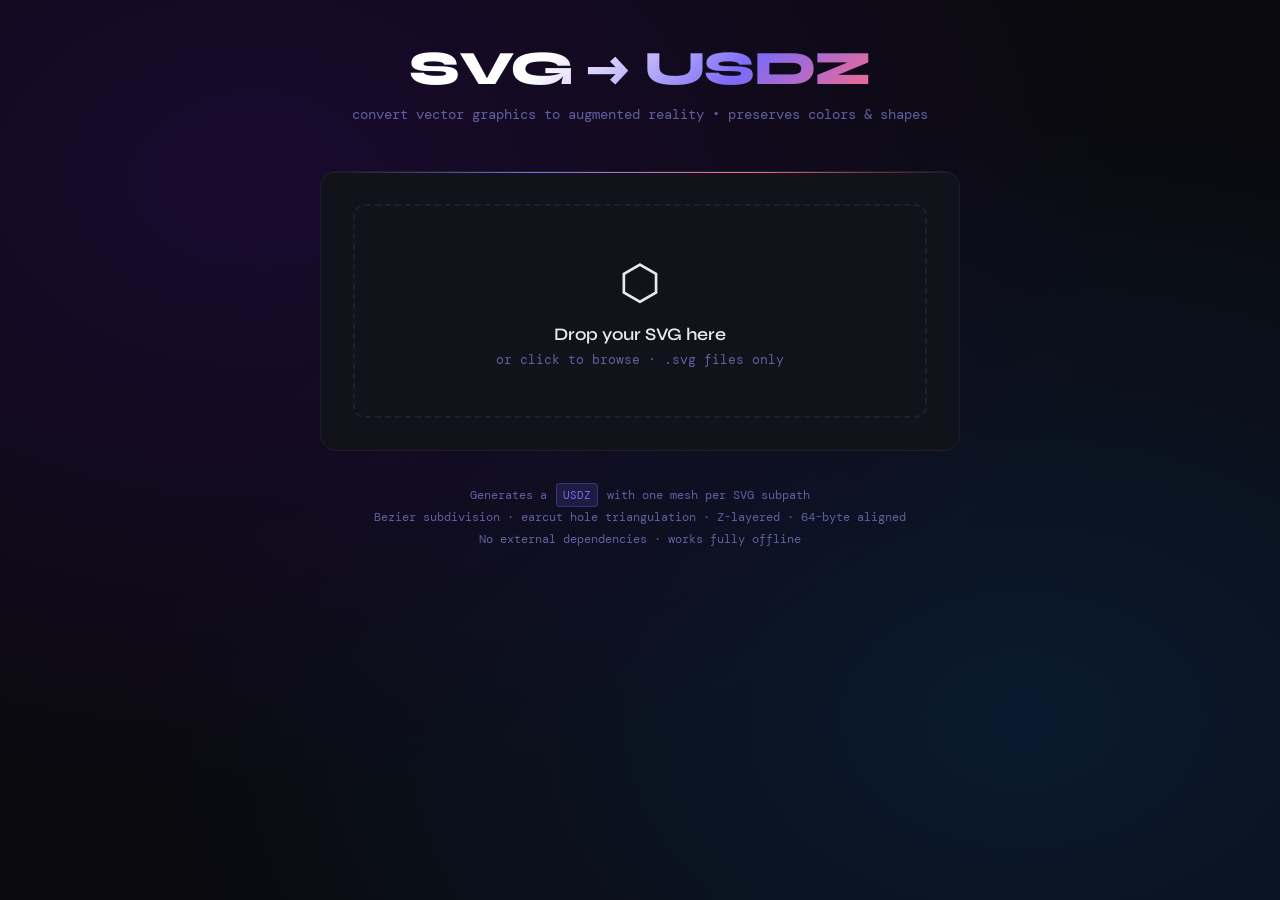
<file: tools/SVG_to_USDZ_converter.html>
<!DOCTYPE html>
<html lang="en">
<head>
<meta charset="UTF-8">
<meta name="viewport" content="width=device-width, initial-scale=1.0">
<title>SVG → USDZ Converter</title>
<style>
  @import url('https://fonts.googleapis.com/css2?family=DM+Mono:wght@400;500&family=Syne:wght@400;600;800&display=swap');
  :root{--bg:#0a0a0f;--surface:#12121a;--border:#1e1e2e;--accent:#7c6af7;--accent2:#f76a8c;--text:#e8e8f0;--muted:#6060a0;--success:#4af7a0}
  *{box-sizing:border-box;margin:0;padding:0}
  body{background:var(--bg);color:var(--text);font-family:'Syne',sans-serif;min-height:100vh;display:flex;flex-direction:column;align-items:center;padding:40px 20px;background-image:radial-gradient(ellipse at 20% 20%,#1a0a2e 0%,transparent 60%),radial-gradient(ellipse at 80% 80%,#0a1a2e 0%,transparent 60%)}
  h1{font-size:clamp(1.8rem,4vw,3rem);font-weight:800;letter-spacing:-.03em;background:linear-gradient(135deg,#fff 30%,var(--accent) 70%,var(--accent2));-webkit-background-clip:text;-webkit-text-fill-color:transparent;background-clip:text;margin-bottom:8px;text-align:center}
  .subtitle{color:var(--muted);font-size:.9rem;font-family:'DM Mono',monospace;margin-bottom:48px;text-align:center}
  .card{background:var(--surface);border:1px solid var(--border);border-radius:16px;padding:32px;width:100%;max-width:640px;position:relative;overflow:hidden}
  .card::before{content:'';position:absolute;top:0;left:0;right:0;height:1px;background:linear-gradient(90deg,transparent,var(--accent),var(--accent2),transparent)}
  .drop-zone{border:2px dashed var(--border);border-radius:12px;padding:48px 24px;text-align:center;cursor:pointer;transition:all .2s ease;position:relative}
  .drop-zone:hover,.drop-zone.dragover{border-color:var(--accent);background:rgba(124,106,247,.05)}
  .drop-zone input[type=file]{position:absolute;inset:0;opacity:0;cursor:pointer;width:100%;height:100%}
  .drop-icon{font-size:3rem;margin-bottom:12px;display:block}
  .drop-label{font-size:1.1rem;font-weight:600;margin-bottom:6px}
  .drop-hint{font-size:.8rem;color:var(--muted);font-family:'DM Mono',monospace}
  .preview-row{display:none;gap:16px;margin-top:24px;align-items:flex-start}
  .preview-box{flex:0 0 120px;height:120px;background:#1a1a2a;border:1px solid var(--border);border-radius:10px;display:flex;align-items:center;justify-content:center;overflow:hidden;padding:8px}
  .preview-box svg{max-width:100%;max-height:100%}
  .file-info{flex:1}
  .file-name{font-weight:600;font-size:.95rem;margin-bottom:6px;word-break:break-all}
  .file-meta{font-size:.78rem;color:var(--muted);font-family:'DM Mono',monospace;line-height:1.7}
  .color-chips{display:flex;flex-wrap:wrap;gap:6px;margin-top:10px}
  .chip{display:flex;align-items:center;gap:5px;background:rgba(255,255,255,.05);border-radius:20px;padding:3px 8px 3px 5px;font-size:.7rem;font-family:'DM Mono',monospace;border:1px solid rgba(255,255,255,.08)}
  .chip-dot{width:12px;height:12px;border-radius:50%;border:1px solid rgba(255,255,255,.2);flex-shrink:0}
  .convert-btn{width:100%;margin-top:24px;padding:14px;background:linear-gradient(135deg,var(--accent),var(--accent2));border:none;border-radius:10px;color:#fff;font-family:'Syne',sans-serif;font-size:1rem;font-weight:600;cursor:pointer;transition:opacity .2s,transform .1s;display:none;letter-spacing:.02em}
  .convert-btn:hover{opacity:.9}.convert-btn:active{transform:scale(.98)}.convert-btn:disabled{opacity:.4;cursor:not-allowed}
  .log-box{margin-top:20px;background:#0a0a14;border:1px solid var(--border);border-radius:10px;padding:16px;font-family:'DM Mono',monospace;font-size:.75rem;color:#6060a0;line-height:1.8;max-height:200px;overflow-y:auto;display:none}
  .log-line{display:block}.log-line.ok{color:var(--success)}.log-line.err{color:var(--accent2)}.log-line.info{color:var(--accent)}
  .download-btn{width:100%;margin-top:16px;padding:14px;background:rgba(74,247,160,.1);border:1px solid var(--success);border-radius:10px;color:var(--success);font-family:'Syne',sans-serif;font-size:1rem;font-weight:600;cursor:pointer;transition:background .2s;display:none;letter-spacing:.02em}
  .download-btn:hover{background:rgba(74,247,160,.18)}
  .info-footer{margin-top:32px;font-size:.75rem;color:var(--muted);font-family:'DM Mono',monospace;text-align:center;line-height:1.8}
  .badge{display:inline-block;background:rgba(124,106,247,.15);border:1px solid rgba(124,106,247,.3);border-radius:4px;padding:1px 6px;font-size:.7rem;color:var(--accent);margin:0 2px}
</style>
</head>
<body>
<h1>SVG → USDZ</h1>
<p class="subtitle">convert vector graphics to augmented reality • preserves colors &amp; shapes</p>
<div class="card">
  <div class="drop-zone" id="dropZone">
    <input type="file" id="fileInput" accept=".svg,image/svg+xml">
    <span class="drop-icon">⬡</span>
    <div class="drop-label">Drop your SVG here</div>
    <div class="drop-hint">or click to browse · .svg files only</div>
  </div>
  <div class="preview-row" id="previewRow">
    <div class="preview-box" id="previewBox"></div>
    <div class="file-info">
      <div class="file-name" id="fileName"></div>
      <div class="file-meta" id="fileMeta"></div>
      <div class="color-chips" id="colorChips"></div>
    </div>
  </div>
  <button class="convert-btn" id="convertBtn">Convert to USDZ</button>
  <div class="log-box" id="logBox"></div>
  <button class="download-btn" id="downloadBtn">⬇ Download .usdz</button>
</div>
<div class="info-footer">
  Generates a <span class="badge">USDZ</span> with one mesh per SVG subpath<br>
  Bezier subdivision · earcut hole triangulation · Z-layered · 64-byte aligned<br>
  No external dependencies · works fully offline
</div>

<script>
// ─── Inlined earcut.js (mapbox/earcut v2.2.4) ─────────────────────────────────
// Source: https://github.com/mapbox/earcut  MIT License
// Handles non-convex polygons and polygon holes natively.
function earcut(data, holeIndices, dim = 2) {

    const hasHoles = holeIndices && holeIndices.length;
    const outerLen = hasHoles ? holeIndices[0] * dim : data.length;
    let outerNode = linkedList(data, 0, outerLen, dim, true);
    const triangles = [];

    if (!outerNode || outerNode.next === outerNode.prev) return triangles;

    let minX, minY, invSize;

    if (hasHoles) outerNode = eliminateHoles(data, holeIndices, outerNode, dim);

    if (data.length > 80 * dim) {
        minX = data[0];
        minY = data[1];
        let maxX = minX;
        let maxY = minY;

        for (let i = dim; i < outerLen; i += dim) {
            const x = data[i];
            const y = data[i + 1];
            if (x < minX) minX = x;
            if (y < minY) minY = y;
            if (x > maxX) maxX = x;
            if (y > maxY) maxY = y;
        }

        invSize = Math.max(maxX - minX, maxY - minY);
        invSize = invSize !== 0 ? 32767 / invSize : 0;
    }

    earcutLinked(outerNode, triangles, dim, minX, minY, invSize, 0);

    return triangles;
}

function linkedList(data, start, end, dim, clockwise) {
    let last;

    if (clockwise === (signedArea(data, start, end, dim) > 0)) {
        for (let i = start; i < end; i += dim) last = insertNode(i / dim | 0, data[i], data[i + 1], last);
    } else {
        for (let i = end - dim; i >= start; i -= dim) last = insertNode(i / dim | 0, data[i], data[i + 1], last);
    }

    if (last && equals(last, last.next)) {
        removeNode(last);
        last = last.next;
    }

    return last;
}

function filterPoints(start, end) {
    if (!start) return start;
    if (!end) end = start;

    let p = start, again;
    do {
        again = false;

        if (!p.steiner && (equals(p, p.next) || area(p.prev, p, p.next) === 0)) {
            removeNode(p);
            p = end = p.prev;
            if (p === p.next) break;
            again = true;
        } else {
            p = p.next;
        }
    } while (again || p !== end);

    return end;
}

function earcutLinked(ear, triangles, dim, minX, minY, invSize, pass) {
    if (!ear) return;

    if (!pass && invSize) indexCurve(ear, minX, minY, invSize);

    let stop = ear;

    while (ear.prev !== ear.next) {
        const prev = ear.prev;
        const next = ear.next;

        if (invSize ? isEarHashed(ear, minX, minY, invSize) : isEar(ear)) {
            triangles.push(prev.i, ear.i, next.i);
            removeNode(ear);
            ear = next.next;
            stop = next.next;
            continue;
        }

        ear = next;

        if (ear === stop) {
            if (!pass) {
                earcutLinked(filterPoints(ear), triangles, dim, minX, minY, invSize, 1);
            } else if (pass === 1) {
                ear = cureLocalIntersections(filterPoints(ear), triangles);
                earcutLinked(ear, triangles, dim, minX, minY, invSize, 2);
            } else if (pass === 2) {
                splitEarcut(ear, triangles, dim, minX, minY, invSize);
            }
            break;
        }
    }
}

function isEar(ear) {
    const a = ear.prev, b = ear, c = ear.next;
    if (area(a, b, c) >= 0) return false;

    const ax = a.x, bx = b.x, cx = c.x, ay = a.y, by = b.y, cy = c.y;
    const x0 = Math.min(ax, bx, cx), y0 = Math.min(ay, by, cy),
          x1 = Math.max(ax, bx, cx), y1 = Math.max(ay, by, cy);

    let p = c.next;
    while (p !== a) {
        if (p.x >= x0 && p.x <= x1 && p.y >= y0 && p.y <= y1 &&
            pointInTriangleExceptFirst(ax, ay, bx, by, cx, cy, p.x, p.y) &&
            area(p.prev, p, p.next) >= 0) return false;
        p = p.next;
    }
    return true;
}

function isEarHashed(ear, minX, minY, invSize) {
    const a = ear.prev, b = ear, c = ear.next;
    if (area(a, b, c) >= 0) return false;

    const ax = a.x, bx = b.x, cx = c.x, ay = a.y, by = b.y, cy = c.y;
    const x0 = Math.min(ax, bx, cx), y0 = Math.min(ay, by, cy),
          x1 = Math.max(ax, bx, cx), y1 = Math.max(ay, by, cy);
    const minZ = zOrder(x0, y0, minX, minY, invSize),
          maxZ = zOrder(x1, y1, minX, minY, invSize);

    let p = ear.prevZ, n = ear.nextZ;

    while (p && p.z >= minZ && n && n.z <= maxZ) {
        if (p.x >= x0 && p.x <= x1 && p.y >= y0 && p.y <= y1 && p !== a && p !== c &&
            pointInTriangleExceptFirst(ax, ay, bx, by, cx, cy, p.x, p.y) && area(p.prev, p, p.next) >= 0) return false;
        p = p.prevZ;

        if (n.x >= x0 && n.x <= x1 && n.y >= y0 && n.y <= y1 && n !== a && n !== c &&
            pointInTriangleExceptFirst(ax, ay, bx, by, cx, cy, n.x, n.y) && area(n.prev, n, n.next) >= 0) return false;
        n = n.nextZ;
    }

    while (p && p.z >= minZ) {
        if (p.x >= x0 && p.x <= x1 && p.y >= y0 && p.y <= y1 && p !== a && p !== c &&
            pointInTriangleExceptFirst(ax, ay, bx, by, cx, cy, p.x, p.y) && area(p.prev, p, p.next) >= 0) return false;
        p = p.prevZ;
    }

    while (n && n.z <= maxZ) {
        if (n.x >= x0 && n.x <= x1 && n.y >= y0 && n.y <= y1 && n !== a && n !== c &&
            pointInTriangleExceptFirst(ax, ay, bx, by, cx, cy, n.x, n.y) && area(n.prev, n, n.next) >= 0) return false;
        n = n.nextZ;
    }

    return true;
}

function cureLocalIntersections(start, triangles) {
    let p = start;
    do {
        const a = p.prev, b = p.next.next;
        if (!equals(a, b) && intersects(a, p, p.next, b) && locallyInside(a, b) && locallyInside(b, a)) {
            triangles.push(a.i, p.i, b.i);
            removeNode(p);
            removeNode(p.next);
            p = start = b;
        }
        p = p.next;
    } while (p !== start);
    return filterPoints(p);
}

function splitEarcut(start, triangles, dim, minX, minY, invSize) {
    let a = start;
    do {
        let b = a.next.next;
        while (b !== a.prev) {
            if (a.i !== b.i && isValidDiagonal(a, b)) {
                let c = splitPolygon(a, b);
                a = filterPoints(a, a.next);
                c = filterPoints(c, c.next);
                earcutLinked(a, triangles, dim, minX, minY, invSize, 0);
                earcutLinked(c, triangles, dim, minX, minY, invSize, 0);
                return;
            }
            b = b.next;
        }
        a = a.next;
    } while (a !== start);
}

function eliminateHoles(data, holeIndices, outerNode, dim) {
    const queue = [];
    for (let i = 0, len = holeIndices.length; i < len; i++) {
        const start = holeIndices[i] * dim;
        const end = i < len - 1 ? holeIndices[i + 1] * dim : data.length;
        const list = linkedList(data, start, end, dim, false);
        if (list === list.next) list.steiner = true;
        queue.push(getLeftmost(list));
    }
    queue.sort(compareXYSlope);
    for (let i = 0; i < queue.length; i++) outerNode = eliminateHole(queue[i], outerNode);
    return outerNode;
}

function compareXYSlope(a, b) {
    let result = a.x - b.x;
    if (result === 0) {
        result = a.y - b.y;
        if (result === 0) {
            const aSlope = (a.next.y - a.y) / (a.next.x - a.x);
            const bSlope = (b.next.y - b.y) / (b.next.x - b.x);
            result = aSlope - bSlope;
        }
    }
    return result;
}

function eliminateHole(hole, outerNode) {
    const bridge = findHoleBridge(hole, outerNode);
    if (!bridge) return outerNode;
    const bridgeReverse = splitPolygon(bridge, hole);
    filterPoints(bridgeReverse, bridgeReverse.next);
    return filterPoints(bridge, bridge.next);
}

function findHoleBridge(hole, outerNode) {
    let p = outerNode;
    const hx = hole.x, hy = hole.y;
    let qx = -Infinity, m;
    if (equals(hole, p)) return p;
    do {
        if (equals(hole, p.next)) return p.next;
        else if (hy <= p.y && hy >= p.next.y && p.next.y !== p.y) {
            const x = p.x + (hy - p.y) * (p.next.x - p.x) / (p.next.y - p.y);
            if (x <= hx && x > qx) {
                qx = x;
                m = p.x < p.next.x ? p : p.next;
                if (x === hx) return m;
            }
        }
        p = p.next;
    } while (p !== outerNode);

    if (!m) return null;

    const stop = m, mx = m.x, my = m.y;
    let tanMin = Infinity;
    p = m;
    do {
        if (hx >= p.x && p.x >= mx && hx !== p.x &&
            pointInTriangle(hy < my ? hx : qx, hy, mx, my, hy < my ? qx : hx, hy, p.x, p.y)) {
            const tan = Math.abs(hy - p.y) / (hx - p.x);
            if (locallyInside(p, hole) &&
                (tan < tanMin || (tan === tanMin && (p.x > m.x || (p.x === m.x && sectorContainsSector(m, p)))))) {
                m = p;
                tanMin = tan;
            }
        }
        p = p.next;
    } while (p !== stop);
    return m;
}

function sectorContainsSector(m, p) {
    return area(m.prev, m, p.prev) < 0 && area(p.next, m, m.next) < 0;
}

function indexCurve(start, minX, minY, invSize) {
    let p = start;
    do {
        if (p.z === 0) p.z = zOrder(p.x, p.y, minX, minY, invSize);
        p.prevZ = p.prev;
        p.nextZ = p.next;
        p = p.next;
    } while (p !== start);
    p.prevZ.nextZ = null;
    p.prevZ = null;
    sortLinked(p);
}

function sortLinked(list) {
    let numMerges, inSize = 1;
    do {
        let p = list, e;
        list = null;
        let tail = null;
        numMerges = 0;
        while (p) {
            numMerges++;
            let q = p, pSize = 0;
            for (let i = 0; i < inSize; i++) { pSize++; q = q.nextZ; if (!q) break; }
            let qSize = inSize;
            while (pSize > 0 || (qSize > 0 && q)) {
                if (pSize !== 0 && (qSize === 0 || !q || p.z <= q.z)) { e = p; p = p.nextZ; pSize--; }
                else { e = q; q = q.nextZ; qSize--; }
                if (tail) tail.nextZ = e;
                else list = e;
                e.prevZ = tail;
                tail = e;
            }
            p = q;
        }
        tail.nextZ = null;
        inSize *= 2;
    } while (numMerges > 1);
    return list;
}

function zOrder(x, y, minX, minY, invSize) {
    x = (x - minX) * invSize | 0;
    y = (y - minY) * invSize | 0;
    x = (x | (x << 8)) & 0x00FF00FF; x = (x | (x << 4)) & 0x0F0F0F0F;
    x = (x | (x << 2)) & 0x33333333; x = (x | (x << 1)) & 0x55555555;
    y = (y | (y << 8)) & 0x00FF00FF; y = (y | (y << 4)) & 0x0F0F0F0F;
    y = (y | (y << 2)) & 0x33333333; y = (y | (y << 1)) & 0x55555555;
    return x | (y << 1);
}

function getLeftmost(start) {
    let p = start, leftmost = start;
    do {
        if (p.x < leftmost.x || (p.x === leftmost.x && p.y < leftmost.y)) leftmost = p;
        p = p.next;
    } while (p !== start);
    return leftmost;
}

function pointInTriangle(ax, ay, bx, by, cx, cy, px, py) {
    return (cx - px) * (ay - py) >= (ax - px) * (cy - py) &&
           (ax - px) * (by - py) >= (bx - px) * (ay - py) &&
           (bx - px) * (cy - py) >= (cx - px) * (by - py);
}

function pointInTriangleExceptFirst(ax, ay, bx, by, cx, cy, px, py) {
    return !(ax === px && ay === py) && pointInTriangle(ax, ay, bx, by, cx, cy, px, py);
}

function isValidDiagonal(a, b) {
    return a.next.i !== b.i && a.prev.i !== b.i && !intersectsPolygon(a, b) &&
           (locallyInside(a, b) && locallyInside(b, a) && middleInside(a, b) &&
            (area(a.prev, a, b.prev) || area(a, b.prev, b)) ||
            equals(a, b) && area(a.prev, a, a.next) > 0 && area(b.prev, b, b.next) > 0);
}

function area(p, q, r) {
    return (q.y - p.y) * (r.x - q.x) - (q.x - p.x) * (r.y - q.y);
}

function equals(p1, p2) { return p1.x === p2.x && p1.y === p2.y; }

function intersects(p1, q1, p2, q2) {
    const o1 = sign(area(p1, q1, p2)), o2 = sign(area(p1, q1, q2)),
          o3 = sign(area(p2, q2, p1)), o4 = sign(area(p2, q2, q1));
    if (o1 !== o2 && o3 !== o4) return true;
    if (o1 === 0 && onSegment(p1, p2, q1)) return true;
    if (o2 === 0 && onSegment(p1, q2, q1)) return true;
    if (o3 === 0 && onSegment(p2, p1, q2)) return true;
    if (o4 === 0 && onSegment(p2, q1, q2)) return true;
    return false;
}

function onSegment(p, q, r) {
    return q.x <= Math.max(p.x, r.x) && q.x >= Math.min(p.x, r.x) &&
           q.y <= Math.max(p.y, r.y) && q.y >= Math.min(p.y, r.y);
}

function sign(num) { return num > 0 ? 1 : num < 0 ? -1 : 0; }

function intersectsPolygon(a, b) {
    let p = a;
    do {
        if (p.i !== a.i && p.next.i !== a.i && p.i !== b.i && p.next.i !== b.i &&
            intersects(p, p.next, a, b)) return true;
        p = p.next;
    } while (p !== a);
    return false;
}

function locallyInside(a, b) {
    return area(a.prev, a, a.next) < 0 ?
        area(a, b, a.next) >= 0 && area(a, a.prev, b) >= 0 :
        area(a, b, a.prev) < 0 || area(a, a.next, b) < 0;
}

function middleInside(a, b) {
    let p = a, inside = false;
    const px = (a.x + b.x) / 2, py = (a.y + b.y) / 2;
    do {
        if (((p.y > py) !== (p.next.y > py)) && p.next.y !== p.y &&
            (px < (p.next.x - p.x) * (py - p.y) / (p.next.y - p.y) + p.x))
            inside = !inside;
        p = p.next;
    } while (p !== a);
    return inside;
}

function splitPolygon(a, b) {
    const a2 = createNode(a.i, a.x, a.y), b2 = createNode(b.i, b.x, b.y),
          an = a.next, bp = b.prev;
    a.next = b; b.prev = a;
    a2.next = an; an.prev = a2;
    b2.next = a2; a2.prev = b2;
    bp.next = b2; b2.prev = bp;
    return b2;
}

function insertNode(i, x, y, last) {
    const p = createNode(i, x, y);
    if (!last) { p.prev = p; p.next = p; }
    else {
        p.next = last.next; p.prev = last;
        last.next.prev = p; last.next = p;
    }
    return p;
}

function removeNode(p) {
    p.next.prev = p.prev; p.prev.next = p.next;
    if (p.prevZ) p.prevZ.nextZ = p.nextZ;
    if (p.nextZ) p.nextZ.prevZ = p.prevZ;
}

function createNode(i, x, y) {
    return { i, x, y, prev: null, next: null, z: 0, prevZ: null, nextZ: null, steiner: false };
}

function signedArea(data, start, end, dim) {
    let sum = 0;
    for (let i = start, j = end - dim; i < end; i += dim) {
        sum += (data[j] - data[i]) * (data[i + 1] + data[j + 1]);
        j = i;
    }
    return sum;
}
// ─── End earcut.js ────────────────────────────────────────────────────────────


const $ = id => document.getElementById(id);
let svgText='', svgFileName='model', usdzBlob=null;

function log(msg,type=''){
  const box=$('logBox'); box.style.display='block';
  const line=document.createElement('span');
  line.className='log-line'+(type?' '+type:'');
  line.textContent='› '+msg; box.appendChild(line);
  box.scrollTop=box.scrollHeight;
}

// ─── File handling ─────────────────────────────────────────────────────────
const dropZone=$('dropZone');
dropZone.addEventListener('dragover',e=>{e.preventDefault();dropZone.classList.add('dragover')});
dropZone.addEventListener('dragleave',()=>dropZone.classList.remove('dragover'));
dropZone.addEventListener('drop',e=>{e.preventDefault();dropZone.classList.remove('dragover');const f=e.dataTransfer.files[0];if(f)handleFile(f)});
$('fileInput').addEventListener('change',e=>{if(e.target.files[0])handleFile(e.target.files[0])});

function handleFile(file){
  if(!file.name.endsWith('.svg')&&file.type!=='image/svg+xml'){alert('Please upload an SVG file.');return}
  svgFileName=file.name.replace(/\.svg$/i,'');
  const reader=new FileReader();
  reader.onload=ev=>{svgText=ev.target.result;showPreview(svgText,file)};
  reader.readAsText(file);
}

function showPreview(text,file){
  $('previewBox').innerHTML=text;
  const svgEl=$('previewBox').querySelector('svg');
  if(svgEl){svgEl.style.maxWidth='100%';svgEl.style.maxHeight='100%';svgEl.removeAttribute('width');svgEl.removeAttribute('height')}
  $('fileName').textContent=file.name;
  const parser=new DOMParser();
  const doc=parser.parseFromString(text,'image/svg+xml');
  const root=doc.querySelector('svg');
  const vb=root?.getAttribute('viewBox');
  const w=root?.getAttribute('width')||(vb?vb.split(/\s+/)[2]:'?');
  const h=root?.getAttribute('height')||(vb?vb.split(/\s+/)[3]:'?');
  const shapes=doc.querySelectorAll('path,rect,circle,ellipse,polygon,polyline,line');
  $('fileMeta').innerHTML=`size: ${(file.size/1024).toFixed(1)} KB<br>dimensions: ${w} × ${h}<br>shapes: ${shapes.length}`;
  const colors=extractColors(doc);
  const chips=$('colorChips'); chips.innerHTML='';
  [...colors].slice(0,12).forEach(c=>{
    const chip=document.createElement('div'); chip.className='chip';
    chip.innerHTML=`<div class="chip-dot" style="background:${c}"></div>${c}`;
    chips.appendChild(chip);
  });
  $('previewRow').style.display='flex';
  $('convertBtn').style.display='block';
  $('downloadBtn').style.display='none';
  $('logBox').innerHTML=''; $('logBox').style.display='none';
  usdzBlob=null;
}

// ─── Color utilities ────────────────────────────────────────────────────────
function extractColors(doc){
  const colors=new Set();
  doc.querySelectorAll('*').forEach(el=>{
    ['fill','stroke'].forEach(attr=>{const v=el.getAttribute(attr);if(v){const n=normColor(v);if(n)colors.add(n)}});
    const s=el.getAttribute('style')||'';
    const fm=s.match(/fill\s*:\s*([^;]+)/i); if(fm){const n=normColor(fm[1].trim());if(n)colors.add(n)}
    const sm=s.match(/stroke\s*:\s*([^;]+)/i); if(sm){const n=normColor(sm[1].trim());if(n)colors.add(n)}
  });
  return colors;
}

const NAMED={black:'#000000',white:'#ffffff',red:'#ff0000',green:'#008000',blue:'#0000ff',
  yellow:'#ffff00',orange:'#ffa500',purple:'#800080',cyan:'#00ffff',magenta:'#ff00ff',
  gray:'#808080',grey:'#808080',pink:'#ffc0cb',brown:'#a52a2a',lime:'#00ff00',navy:'#000080',
  teal:'#008080',silver:'#c0c0c0',gold:'#ffd700',transparent:null,none:null};

function normColor(v){
  if(!v||v==='none'||v==='transparent')return null;
  v=v.trim().toLowerCase();
  if(NAMED[v]!==undefined)return NAMED[v];
  if(v.startsWith('#')){if(v.length===4)return'#'+v[1]+v[1]+v[2]+v[2]+v[3]+v[3];return v.length===7?v:null}
  const rgb=v.match(/^rgb\(\s*(\d+)\s*,\s*(\d+)\s*,\s*(\d+)\s*\)$/);
  if(rgb)return'#'+[+rgb[1],+rgb[2],+rgb[3]].map(x=>x.toString(16).padStart(2,'0')).join('');
  return null;
}

function hexToLinear(hex){
  const r=parseInt(hex.slice(1,3),16)/255, g=parseInt(hex.slice(3,5),16)/255, b=parseInt(hex.slice(5,7),16)/255;
  const lin=c=>c<=0.04045?c/12.92:Math.pow((c+0.055)/1.055,2.4);
  return[lin(r),lin(g),lin(b)];
}

// ─── Transform helpers ──────────────────────────────────────────────────────
function parseTx(el){
  const t=el.getAttribute('transform')||'';
  if(!t)return[1,0,0,1,0,0];
  const m=t.match(/matrix\(([^)]+)\)/); if(m)return m[1].split(/[\s,]+/).map(Number);
  const tr=t.match(/translate\(([^)]+)\)/); if(tr){const p=tr[1].split(/[\s,]+/).map(Number);return[1,0,0,1,p[0]||0,p[1]||0]}
  const sc=t.match(/scale\(([^)]+)\)/); if(sc){const p=sc[1].split(/[\s,]+/).map(Number);return[p[0],0,0,p[1]||p[0],0,0]}
  return[1,0,0,1,0,0];
}
function mulMx(a,b){return[a[0]*b[0]+a[2]*b[1],a[1]*b[0]+a[3]*b[1],a[0]*b[2]+a[2]*b[3],a[1]*b[2]+a[3]*b[3],a[0]*b[4]+a[2]*b[5]+a[4],a[1]*b[4]+a[3]*b[5]+a[5]]}
function applyMx(mx,x,y){return[mx[0]*x+mx[2]*y+mx[4],mx[1]*x+mx[3]*y+mx[5]]}

function getWorldMx(el,rootEl){
  let mx=[1,0,0,1,0,0]; const chain=[];
  let node=el;
  while(node&&node!==rootEl){chain.unshift(node);node=node.parentElement}
  for(const n of chain)mx=mulMx(mx,parseTx(n));
  return mx;
}

function getColor(el,attr){
  const style=el.getAttribute('style')||'';
  const re=new RegExp(attr+'\\s*:\\s*([^;]+)','i');
  const m=style.match(re); if(m)return normColor(m[1].trim());
  const v=el.getAttribute(attr); if(v)return normColor(v);
  if(el.parentElement&&el.parentElement.tagName!=='svg')return getColor(el.parentElement,attr);
  return attr==='fill'?'#000000':null;
}

// ─── Bezier subdivision ─────────────────────────────────────────────────────
const BEZIER_STEPS=16;

function cubicPts(x0,y0,x1,y1,x2,y2,x3,y3){
  const pts=[];
  for(let i=1;i<=BEZIER_STEPS;i++){
    const t=i/BEZIER_STEPS,mt=1-t;
    pts.push([mt**3*x0+3*mt**2*t*x1+3*mt*t**2*x2+t**3*x3,
              mt**3*y0+3*mt**2*t*y1+3*mt*t**2*y2+t**3*y3]);
  }
  return pts;
}
function quadPts(x0,y0,x1,y1,x2,y2){
  const pts=[];
  for(let i=1;i<=BEZIER_STEPS;i++){
    const t=i/BEZIER_STEPS,mt=1-t;
    pts.push([mt**2*x0+2*mt*t*x1+t**2*x2, mt**2*y0+2*mt*t*y1+t**2*y2]);
  }
  return pts;
}

// ─── Path parser → array of closed subpath point arrays ─────────────────────
// Each Z command closes the current subpath and starts a new one.
// This correctly handles compound paths (e.g. letters with holes like A, B, D, O, P, Q, R).
function parsePathSubpaths(d){
  const subpaths=[];
  let pts=[];
  const tokens=d.match(/[MmLlHhVvCcSsQqTtAaZz]|[-+]?[0-9]*\.?[0-9]+(?:[eE][-+]?[0-9]+)?/g)||[];
  let i=0,cx=0,cy=0,startX=0,startY=0,cmd='M';
  let prevCPX=null,prevCPY=null;

  function num(){return parseFloat(tokens[i++])}
  function add(x,y){pts.push([x,y])}
  function addAll(list){list.forEach(([x,y])=>add(x,y))}

  while(i<tokens.length){
    const t=tokens[i];
    if(/[A-Za-z]/.test(t)){
      cmd=t; i++;
      if(!'SsTt'.includes(t)){prevCPX=null;prevCPY=null}
      continue;
    }
    switch(cmd){
      case 'M':{cx=num();cy=num();startX=cx;startY=cy;add(cx,cy);cmd='L';break}
      case 'm':{cx+=num();cy+=num();startX=cx;startY=cy;add(cx,cy);cmd='l';break}
      case 'L':{cx=num();cy=num();add(cx,cy);break}
      case 'l':{cx+=num();cy+=num();add(cx,cy);break}
      case 'H':{cx=num();add(cx,cy);break}
      case 'h':{cx+=num();add(cx,cy);break}
      case 'V':{cy=num();add(cx,cy);break}
      case 'v':{cy+=num();add(cx,cy);break}
      case 'C':{const x1=num(),y1=num(),x2=num(),y2=num(),x3=num(),y3=num();addAll(cubicPts(cx,cy,x1,y1,x2,y2,x3,y3));prevCPX=x2;prevCPY=y2;cx=x3;cy=y3;break}
      case 'c':{const x1=cx+num(),y1=cy+num(),x2=cx+num(),y2=cy+num(),x3=cx+num(),y3=cy+num();addAll(cubicPts(cx,cy,x1,y1,x2,y2,x3,y3));prevCPX=x2;prevCPY=y2;cx=x3;cy=y3;break}
      case 'S':{const x1=prevCPX!=null?2*cx-prevCPX:cx,y1=prevCPY!=null?2*cy-prevCPY:cy,x2=num(),y2=num(),x3=num(),y3=num();addAll(cubicPts(cx,cy,x1,y1,x2,y2,x3,y3));prevCPX=x2;prevCPY=y2;cx=x3;cy=y3;break}
      case 's':{const x1=prevCPX!=null?2*cx-prevCPX:cx,y1=prevCPY!=null?2*cy-prevCPY:cy,x2=cx+num(),y2=cy+num(),x3=cx+num(),y3=cy+num();addAll(cubicPts(cx,cy,x1,y1,x2,y2,x3,y3));prevCPX=x2;prevCPY=y2;cx=x3;cy=y3;break}
      case 'Q':{const x1=num(),y1=num(),x2=num(),y2=num();addAll(quadPts(cx,cy,x1,y1,x2,y2));prevCPX=x1;prevCPY=y1;cx=x2;cy=y2;break}
      case 'q':{const x1=cx+num(),y1=cy+num(),x2=cx+num(),y2=cy+num();addAll(quadPts(cx,cy,x1,y1,x2,y2));prevCPX=x1;prevCPY=y1;cx=x2;cy=y2;break}
      case 'T':{const x1=prevCPX!=null?2*cx-prevCPX:cx,y1=prevCPY!=null?2*cy-prevCPY:cy,x2=num(),y2=num();addAll(quadPts(cx,cy,x1,y1,x2,y2));prevCPX=x1;prevCPY=y1;cx=x2;cy=y2;break}
      case 't':{const x1=prevCPX!=null?2*cx-prevCPX:cx,y1=prevCPY!=null?2*cy-prevCPY:cy,x2=cx+num(),y2=cy+num();addAll(quadPts(cx,cy,x1,y1,x2,y2));prevCPX=x1;prevCPY=y1;cx=x2;cy=y2;break}
      case 'A':case 'a':{const rel=(cmd==='a');num();num();num();num();num();const ex=rel?cx+num():num(),ey=rel?cy+num():num();add(ex,ey);cx=ex;cy=ey;break}
      case 'Z':case 'z':{
        // Close subpath: add closing point, save, reset for next subpath
        add(startX,startY);
        if(pts.length>=3)subpaths.push(pts);
        pts=[];
        cx=startX; cy=startY;
        i++; break;
      }
      default: i++;
    }
  }
  if(pts.length>=3)subpaths.push(pts); // unclosed path
  return subpaths;
}

// ─── Polygon signed area (shoelace) ────────────────────────────────────────
function polyArea2D(pts){
  let s=0;
  for(let i=0,n=pts.length;i<n;i++){const j=(i+1)%n;s+=pts[i][0]*pts[j][1]-pts[j][0]*pts[i][1]}
  return s/2;
}

// ─── Triangulate subpaths using earcut (handles holes) ──────────────────────
function triangulateSubpaths(subpaths){
  if(!subpaths||subpaths.length===0)return{vertices:[],triangles:[]};

  // Deduplicate consecutive identical points in each subpath
  const clean = subpaths.map(sp=>{
    const out=[];
    for(let i=0;i<sp.length;i++){
      const [x,y]=sp[i], prev=out[out.length-1];
      if(!prev||Math.abs(prev[0]-x)>1e-10||Math.abs(prev[1]-y)>1e-10) out.push([x,y]);
    }
    return out;
  }).filter(sp=>sp.length>=3);

  if(clean.length===0)return{vertices:[],triangles:[]};

  if(clean.length===1){
    const pts=clean[0];
    const flat=pts.flatMap(p=>p);
    const idxs=earcut(flat,[],2);
    if(idxs.length===0)return{vertices:[],triangles:[]};
    return{vertices:pts, triangles:chunk3(idxs)};
  }

  // Multiple subpaths: largest absolute area = outer contour, rest = holes.
  // earcut wants: outer (CCW) first, holes (CW) after, with holeIndices = [startIdx, ...]
  const withArea=clean.map(sp=>({sp,area:polyArea2D(sp)}));
  withArea.sort((a,b)=>Math.abs(b.area)-Math.abs(a.area));

  const outer=withArea[0].sp;
  const holes=withArea.slice(1).map(h=>h.sp);

  // Build flat array: outer pts + hole pts concatenated
  const allPts=[...outer,...holes.flat()];
  const flat=allPts.flatMap(p=>p);

  // hole start indices (in vertex count, not flat array positions — earcut handles dim internally)
  const holeStarts=[];
  let off=outer.length;
  for(const h of holes){holeStarts.push(off);off+=h.length}

  const idxs=earcut(flat,holeStarts,2);
  if(idxs.length===0)return{vertices:[],triangles:[]};
  return{vertices:allPts, triangles:chunk3(idxs)};
}

function chunk3(arr){
  const out=[];
  for(let i=0;i<arr.length;i+=3)out.push([arr[i],arr[i+1],arr[i+2]]);
  return out;
}

// ─── SVG shape extraction ───────────────────────────────────────────────────
function parseSVGShapes(svgText){
  const parser=new DOMParser();
  const doc=parser.parseFromString(svgText,'image/svg+xml');
  const root=doc.querySelector('svg');
  if(!root)return[];

  let vbX=0,vbY=0,vbW=100,vbH=100;
  const vb=root.getAttribute('viewBox');
  if(vb){const p=vb.trim().split(/[\s,]+/).map(Number);[vbX,vbY,vbW,vbH]=p}
  else{vbW=parseFloat(root.getAttribute('width'))||100;vbH=parseFloat(root.getAttribute('height'))||100}
  const scale=Math.max(vbW,vbH);

  const shapes=[];
  let zOrder=0;

  function tx(worldMx,x,y){
    const[px,py]=applyMx(worldMx,x,y);
    return[(px-vbX-vbW/2)/scale*2, -(py-vbY-vbH/2)/scale*2];
  }

  function processEl(el){
    const tag=el.tagName.toLowerCase();
    const mx=getWorldMx(el,root.parentElement);
    const fill=getColor(el,'fill');
    const stroke=getColor(el,'stroke');
    const color=fill||stroke||'#888888';
    let subpaths=null;

    if(tag==='rect'){
      const x=parseFloat(el.getAttribute('x')||0),y=parseFloat(el.getAttribute('y')||0);
      const w=parseFloat(el.getAttribute('width')||0),h=parseFloat(el.getAttribute('height')||0);
      if(w>0&&h>0)subpaths=[[tx(mx,x,y),tx(mx,x+w,y),tx(mx,x+w,y+h),tx(mx,x,y+h)]];
    }else if(tag==='circle'){
      const cx=parseFloat(el.getAttribute('cx')||0),cy=parseFloat(el.getAttribute('cy')||0),r=parseFloat(el.getAttribute('r')||0);
      if(r>0)subpaths=[Array.from({length:32},(_,i)=>{const a=2*Math.PI*i/32;return tx(mx,cx+r*Math.cos(a),cy+r*Math.sin(a))})];
    }else if(tag==='ellipse'){
      const cx=parseFloat(el.getAttribute('cx')||0),cy=parseFloat(el.getAttribute('cy')||0);
      const rx=parseFloat(el.getAttribute('rx')||0),ry=parseFloat(el.getAttribute('ry')||0);
      if(rx>0&&ry>0)subpaths=[Array.from({length:32},(_,i)=>{const a=2*Math.PI*i/32;return tx(mx,cx+rx*Math.cos(a),cy+ry*Math.sin(a))})];
    }else if(tag==='polygon'||tag==='polyline'){
      const nums=(el.getAttribute('points')||'').trim().split(/[\s,]+/).map(Number).filter(n=>!isNaN(n));
      const pts=[];for(let i=0;i+1<nums.length;i+=2)pts.push(tx(mx,nums[i],nums[i+1]));
      if(pts.length>=3)subpaths=[pts];
    }else if(tag==='path'){
      // Parse in SVG coordinate space first, then transform
      const rawSubs=parsePathSubpaths(el.getAttribute('d')||'');
      if(rawSubs.length>0){
        subpaths=rawSubs.map(sp=>sp.map(([x,y])=>tx(mx,x,y)));
      }
    }

    if(subpaths&&subpaths.length>0){
      shapes.push({subpaths,color,zIndex:zOrder++});
    }

    if(['g','svg','symbol','a'].includes(tag)){
      for(const child of el.children)processEl(child);
    }
  }

  for(const child of root.children)processEl(child);
  return shapes;
}

// ─── USDA generation ────────────────────────────────────────────────────────
function shapesToUSDA(shapes){
  const materialDefs=[];
  const meshDefs=[];
  const colorMap=new Map();
  const Z_STEP=0.0002;  // 0.2mm per layer — prevents z-fighting between stacked shapes
  const EXTRUDE=0.003;  // 3mm extrusion depth

  let meshIdx=0;

  shapes.forEach(shape=>{
    const{subpaths,color,zIndex}=shape;
    const zFront=zIndex*Z_STEP;
    const zBack=zFront-EXTRUDE;

    const hex=color||'#888888';
    let matName=colorMap.get(hex);
    if(!matName){
      matName='mat_'+hex.slice(1);
      const shaderName=matName+'_shader';
      colorMap.set(hex,matName);
      const[r,g,b]=hexToLinear(hex);
      materialDefs.push(`
        def Material "${matName}"
        {
            token outputs:surface.connect = </Root/Materials/${matName}/${shaderName}.outputs:surface>
            def Shader "${shaderName}"
            {
                uniform token info:id = "UsdPreviewSurface"
                color3f inputs:diffuseColor = (${r.toFixed(6)}, ${g.toFixed(6)}, ${b.toFixed(6)})
                float inputs:roughness = 0.35
                float inputs:metallic = 0.0
                float inputs:opacity = 1.0
                token outputs:surface
            }
        }`);
    }

    // Triangulate: earcut handles non-convex polygons AND holes in compound paths
    const{vertices,triangles}=triangulateSubpaths(subpaths);
    if(vertices.length<3||triangles.length===0)return;

    const n=vertices.length;
    const verts3D=[];
    vertices.forEach(([x,y])=>verts3D.push([x,y,zFront]));  // front face
    vertices.forEach(([x,y])=>verts3D.push([x,y,zBack]));    // back face

    let fvc=[],fvi=[];
    triangles.forEach(([a,b,c])=>{fvc.push(3);fvi.push(a,b,c)});           // front
    triangles.forEach(([a,b,c])=>{fvc.push(3);fvi.push(n+c,n+b,n+a)});     // back (reversed)
    for(let i=0;i<n;i++){                                                    // sides
      const next=(i+1)%n;
      fvc.push(4); fvi.push(i,next,n+next,n+i);
    }

    const pointsStr=verts3D.map(([x,y,z])=>`(${x.toFixed(6)}, ${y.toFixed(6)}, ${z.toFixed(6)})`).join(', ');

    meshDefs.push(`
    def Mesh "shape_${meshIdx++}" (
        prepend apiSchemas = ["MaterialBindingAPI"]
    )
    {
        int[] faceVertexCounts = [${fvc.join(', ')}]
        int[] faceVertexIndices = [${fvi.join(', ')}]
        point3f[] points = [${pointsStr}]
        uniform token subdivisionScheme = "none"
        rel material:binding = </Root/Materials/${matName}>
    }`);
  });

  return`#usda 1.0
(
    defaultPrim = "Root"
    metersPerUnit = 1
    upAxis = "Y"
)

def Xform "Root"
{
    def Scope "Materials"
    {${materialDefs.join('\n')}
    }
${meshDefs.join('\n')}
}
`;
}

// ─── USDZ packing — hand-rolled ZIP with 64-byte alignment ──────────────────
function crc32(data){
  let t=crc32._t;
  if(!t){t=crc32._t=new Uint32Array(256);for(let i=0;i<256;i++){let c=i;for(let j=0;j<8;j++)c=(c&1)?(0xEDB88320^(c>>>1)):(c>>>1);t[i]=c}}
  let crc=0xFFFFFFFF;
  for(let i=0;i<data.length;i++)crc=t[(crc^data[i])&0xFF]^(crc>>>8);
  return(crc^0xFFFFFFFF)>>>0;
}

async function packUSDZ(usda,name){
  const enc=new TextEncoder();
  const fileData=enc.encode(usda);
  const fileName=enc.encode(name+'.usda');
  // Pad extra field so data starts at a 64-byte-aligned offset (USDZ spec requirement)
  const headerBase=30+fileName.length;
  const extraLen=(64-(headerBase%64))%64;
  const extra=new Uint8Array(extraLen);
  const crc=crc32(fileData),fsize=fileData.length;
  const now=new Date();
  const dosTime=(now.getHours()<<11)|(now.getMinutes()<<5)|(now.getSeconds()>>1);
  const dosDate=((now.getFullYear()-1980)<<9)|((now.getMonth()+1)<<5)|now.getDate();

  const lh=new DataView(new ArrayBuffer(30));
  lh.setUint32(0,0x04034b50,true);lh.setUint16(4,20,true);lh.setUint16(6,0,true);
  lh.setUint16(8,0,true);lh.setUint16(10,dosTime,true);lh.setUint16(12,dosDate,true);
  lh.setUint32(14,crc,true);lh.setUint32(18,fsize,true);lh.setUint32(22,fsize,true);
  lh.setUint16(26,fileName.length,true);lh.setUint16(28,extraLen,true);

  const localOffset=30+fileName.length+extraLen+fsize;

  const cd=new DataView(new ArrayBuffer(46));
  cd.setUint32(0,0x02014b50,true);cd.setUint16(4,20,true);cd.setUint16(6,20,true);
  cd.setUint16(8,0,true);cd.setUint16(10,0,true);cd.setUint16(12,dosTime,true);cd.setUint16(14,dosDate,true);
  cd.setUint32(16,crc,true);cd.setUint32(20,fsize,true);cd.setUint32(24,fsize,true);
  cd.setUint16(28,fileName.length,true);cd.setUint16(30,0,true);cd.setUint16(32,0,true);
  cd.setUint16(34,0,true);cd.setUint16(36,0,true);cd.setUint32(38,0,true);cd.setUint32(42,0,true);

  const eocd=new DataView(new ArrayBuffer(22));
  eocd.setUint32(0,0x06054b50,true);eocd.setUint16(4,0,true);eocd.setUint16(6,0,true);
  eocd.setUint16(8,1,true);eocd.setUint16(10,1,true);
  eocd.setUint32(12,46+fileName.length,true);eocd.setUint32(16,localOffset,true);eocd.setUint16(20,0,true);

  const parts=[new Uint8Array(lh.buffer),fileName,extra,fileData,new Uint8Array(cd.buffer),fileName,new Uint8Array(eocd.buffer)];
  const total=parts.reduce((s,p)=>s+p.length,0);
  const out=new Uint8Array(total);let off=0;
  for(const p of parts){out.set(p,off);off+=p.length}
  return new Blob([out],{type:'model/vnd.usdz+zip'});
}

// ─── Convert ────────────────────────────────────────────────────────────────
$('convertBtn').addEventListener('click',async()=>{
  $('convertBtn').disabled=true;
  $('logBox').innerHTML='';$('logBox').style.display='block';
  $('downloadBtn').style.display='none';usdzBlob=null;

  try{
    log('Parsing SVG shapes...','info');
    const shapes=parseSVGShapes(svgText);
    const totalSubs=shapes.reduce((s,sh)=>s+sh.subpaths.length,0);
    log(`Found ${shapes.length} shape(s), ${totalSubs} subpath(s)`,'ok');
    if(shapes.length===0){log('No renderable shapes found.','err');$('convertBtn').disabled=false;return}

    const compound=shapes.filter(s=>s.subpaths.length>1);
    if(compound.length>0)log(`Compound paths with holes: ${compound.length}`,'info');

    log('Triangulating with earcut...','info');
    const usda=shapesToUSDA(shapes);
    log(`USDA: ${(usda.length/1024).toFixed(1)} KB`,'ok');

    log('Packing USDZ (64-byte aligned)...','info');
    usdzBlob=await packUSDZ(usda,svgFileName);
    log(`USDZ ready: ${(usdzBlob.size/1024).toFixed(1)} KB`,'ok');
    log('Done! ✓','ok');
    $('downloadBtn').style.display='block';
  }catch(err){
    log('Error: '+err.message,'err');console.error(err);
  }
  $('convertBtn').disabled=false;
});

$('downloadBtn').addEventListener('click',()=>{
  if(!usdzBlob)return;
  const url=URL.createObjectURL(usdzBlob);
  const a=document.createElement('a');a.href=url;a.download=svgFileName+'.usdz';a.click();
  setTimeout(()=>URL.revokeObjectURL(url),1000);
});
</script>
</body>
</html>
</file>
